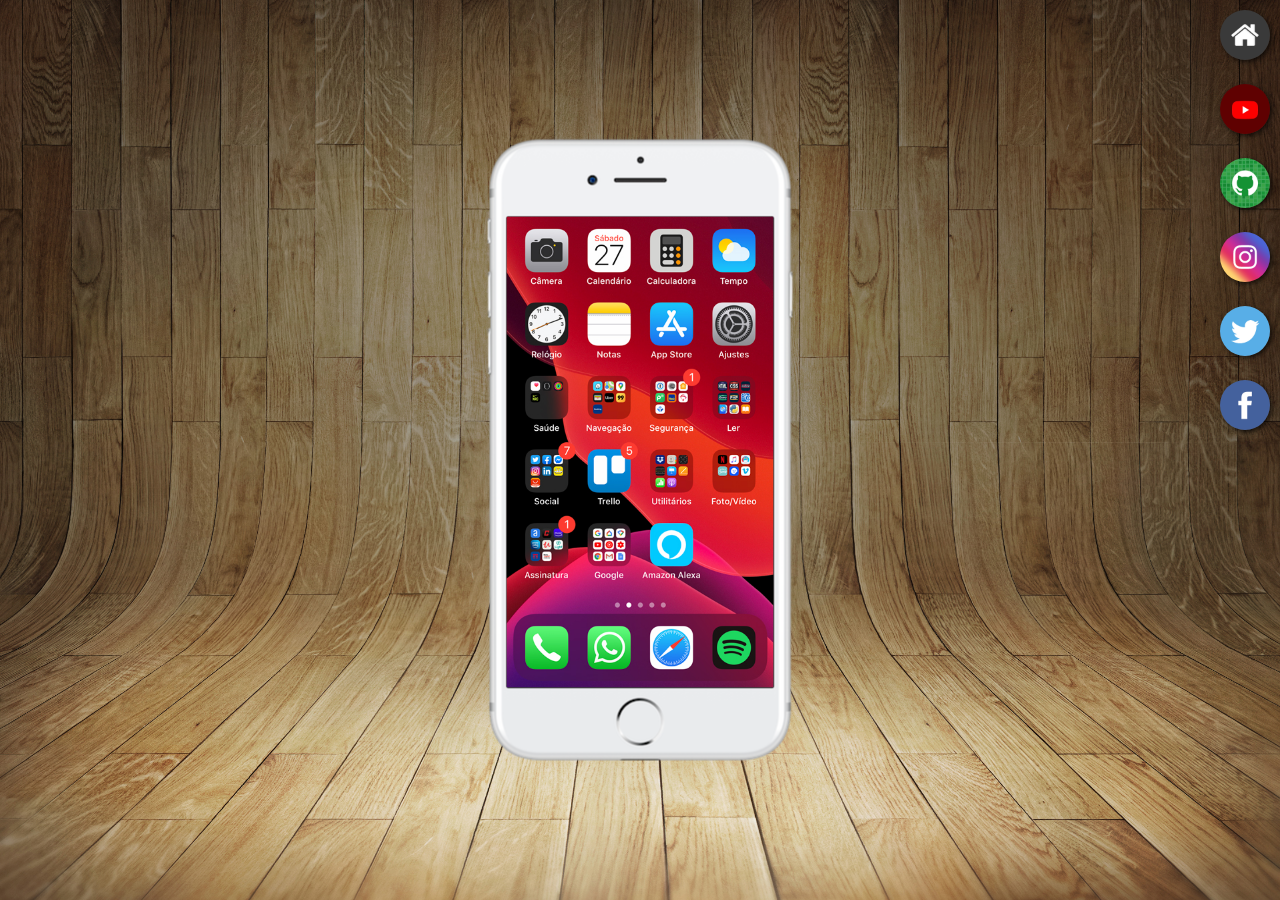
<file: index.html>
<!DOCTYPE html>
<html lang="pt-br">
<head>
    <meta charset="UTF-8">
    <meta http-equiv="X-UA-Compatible" content="IE=edge">
    <meta name="viewport" content="width=device-width, initial-scale=1.0">
    <title>Projeto Redes Sociais</title>
    <link rel="shortcut icon" href="favicon.ico" type="image/x-icon">
    <link rel="stylesheet" href="estilo/style.css">
</head>
<body>
    <main>
        <section id="telefone">
        <iframe src="home.html" name="tela" id="tela" frameborder="0">
            seu computador não é compativel com iframe.
        </iframe>
        </section>
        <section id="redes-sociais">
            <a href="home.html" target="tela"><img src="imagens/logo-home.jpg" alt="home"></a><br>
            <a href="youtube.html" target="tela" ><img src="imagens/logo-youtube.jpg" alt="youtube"></a><br>
            <a href="github.html" target="tela"><img src="imagens/logo-github.jpg" alt="github"></a><br>
            <a href="instagram.html" target="tela"><img src="imagens/logo-instagram.jpg" alt="instagram"></a><br>
            <a href="twitter.html" target="tela"><img src="imagens/logo-twitter.jpg"></a><br>
            <a href="facebook.html" target="tela"><img src="imagens/logo-facebook.jpg"></a>
        </section>
    </main>
    
</body>
</html>
</file>
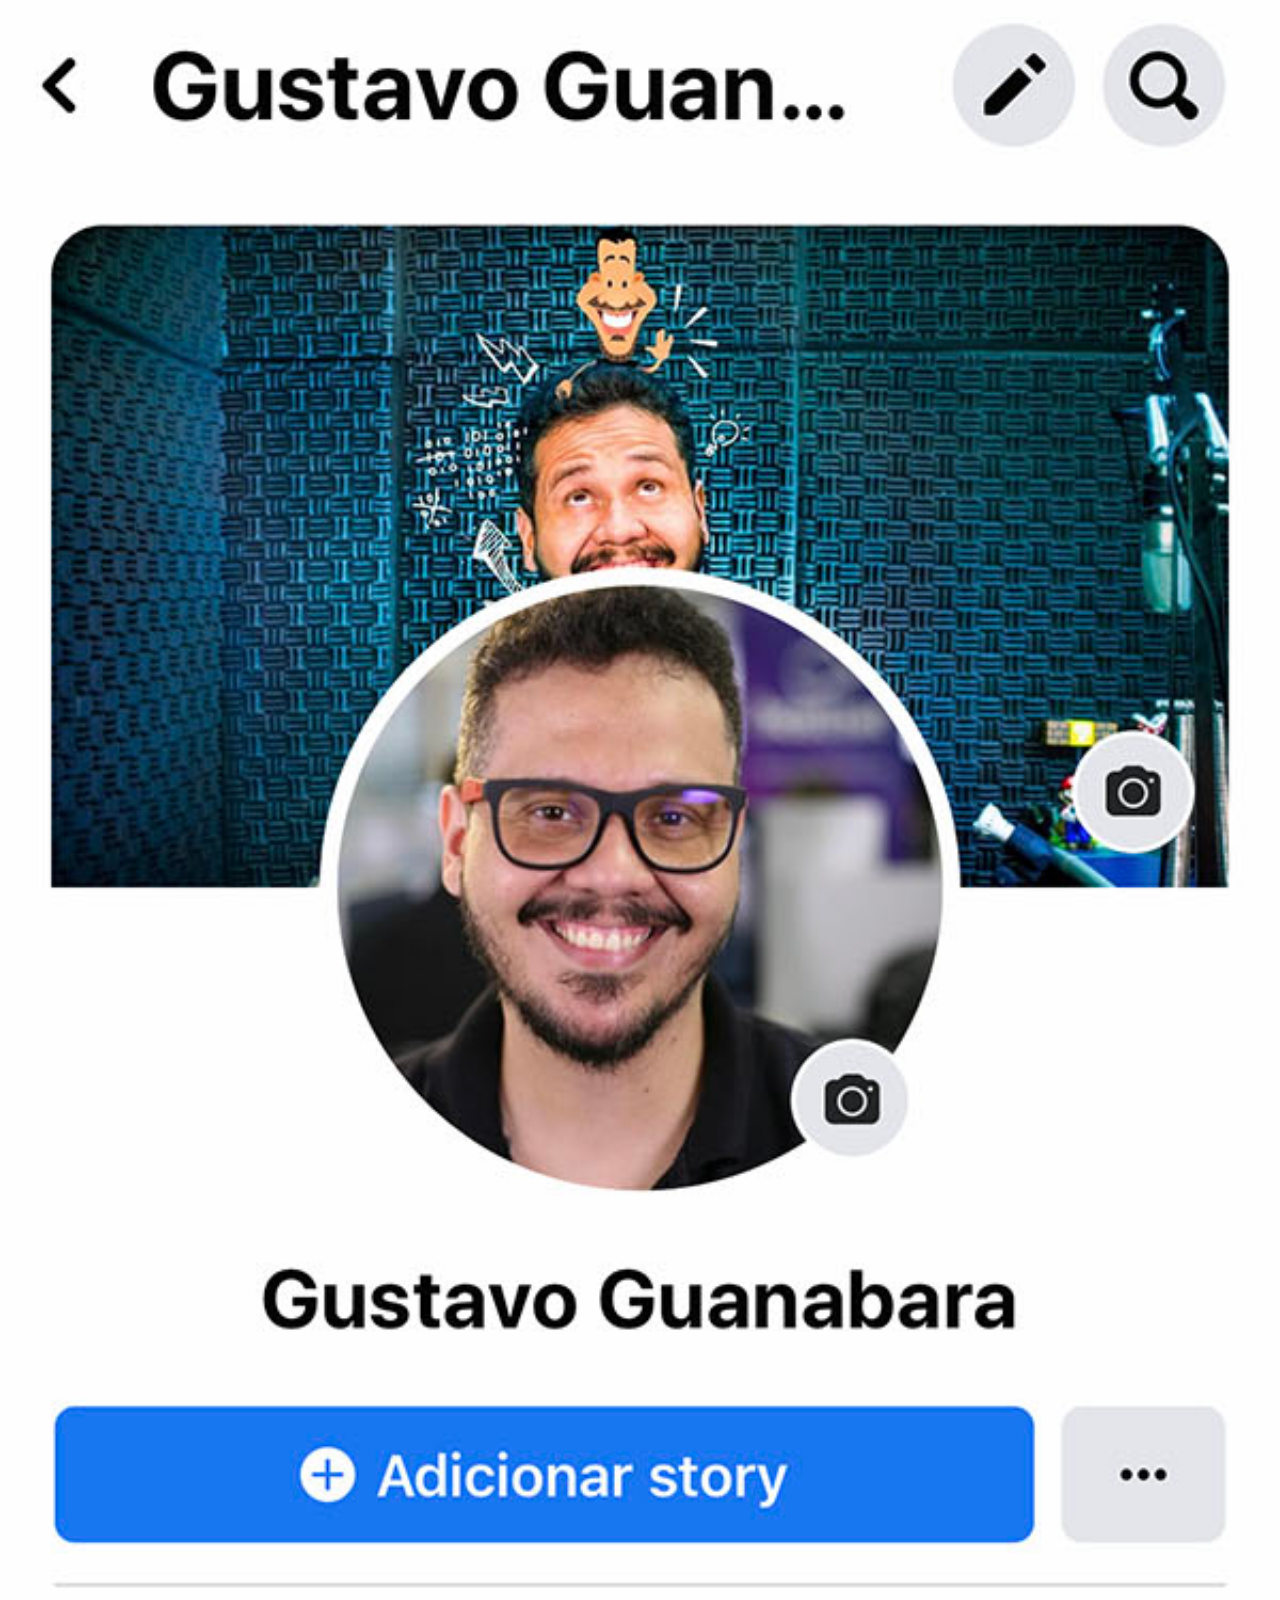
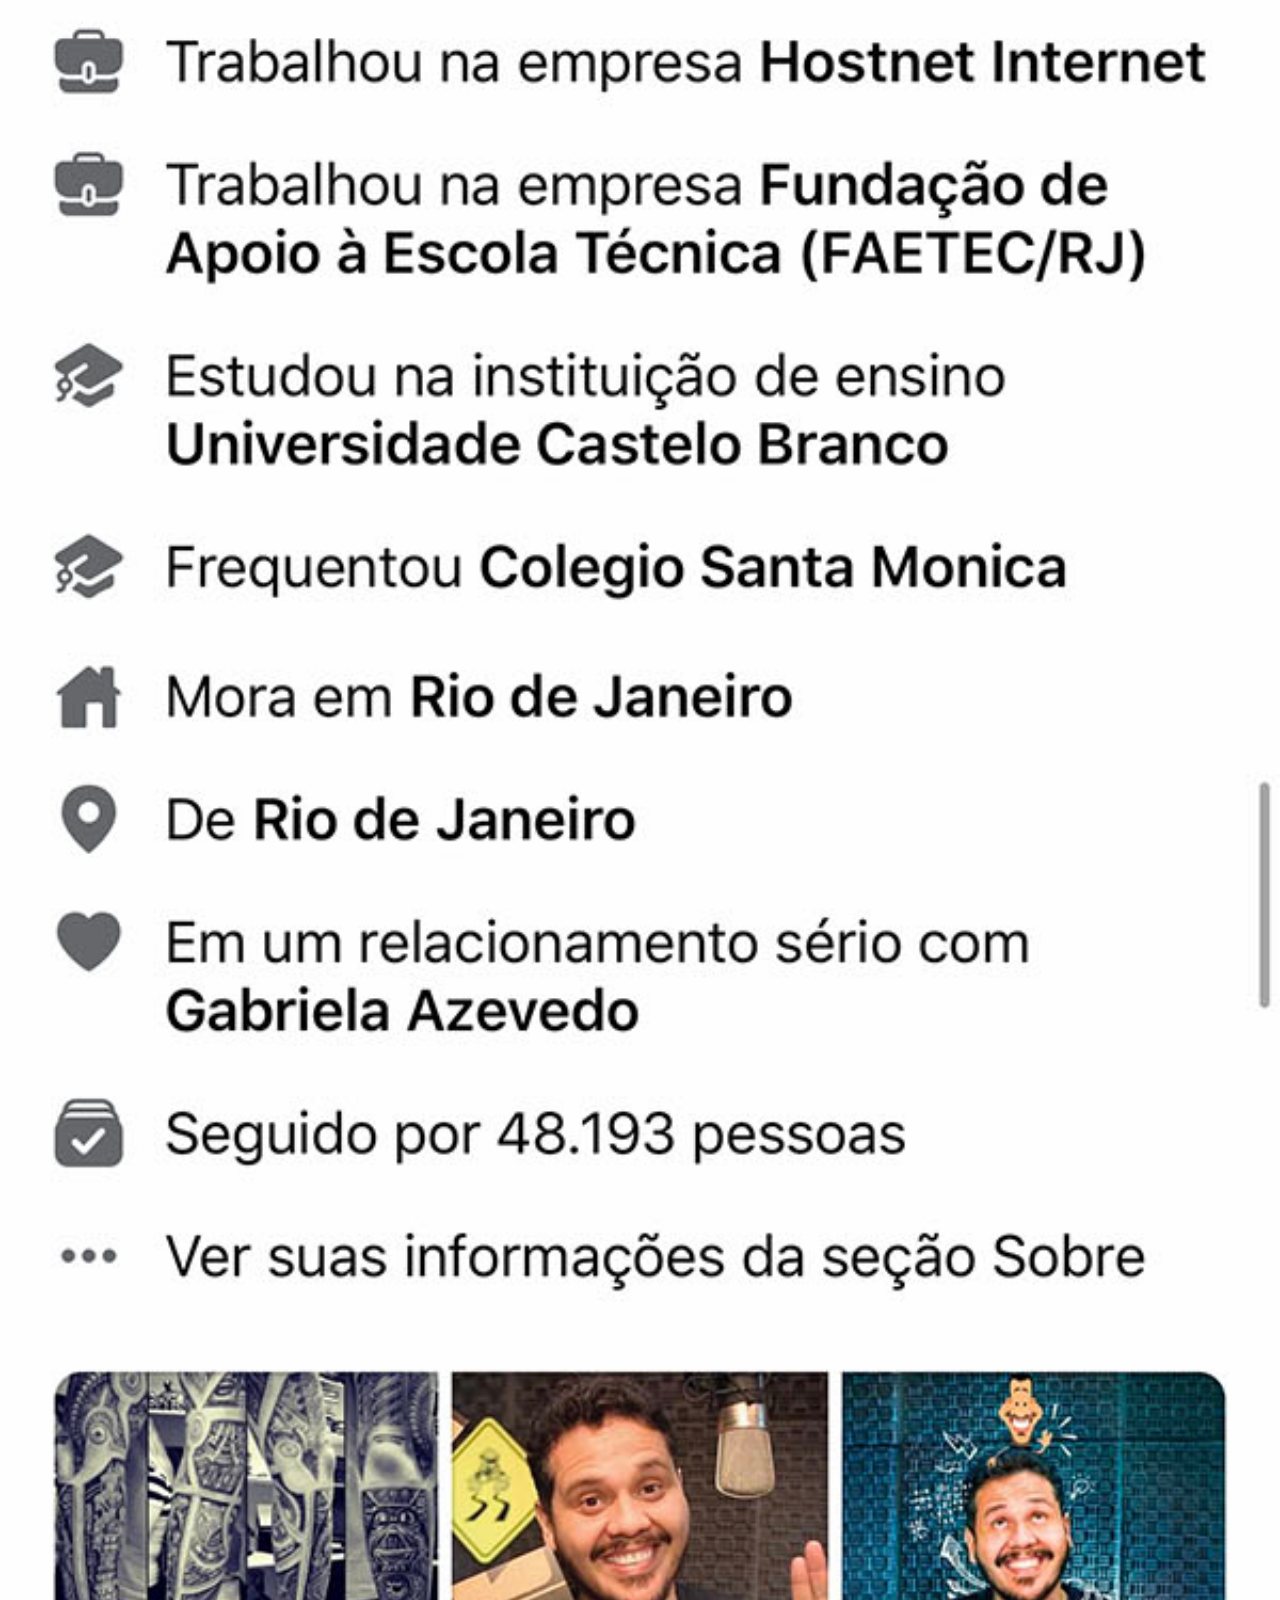
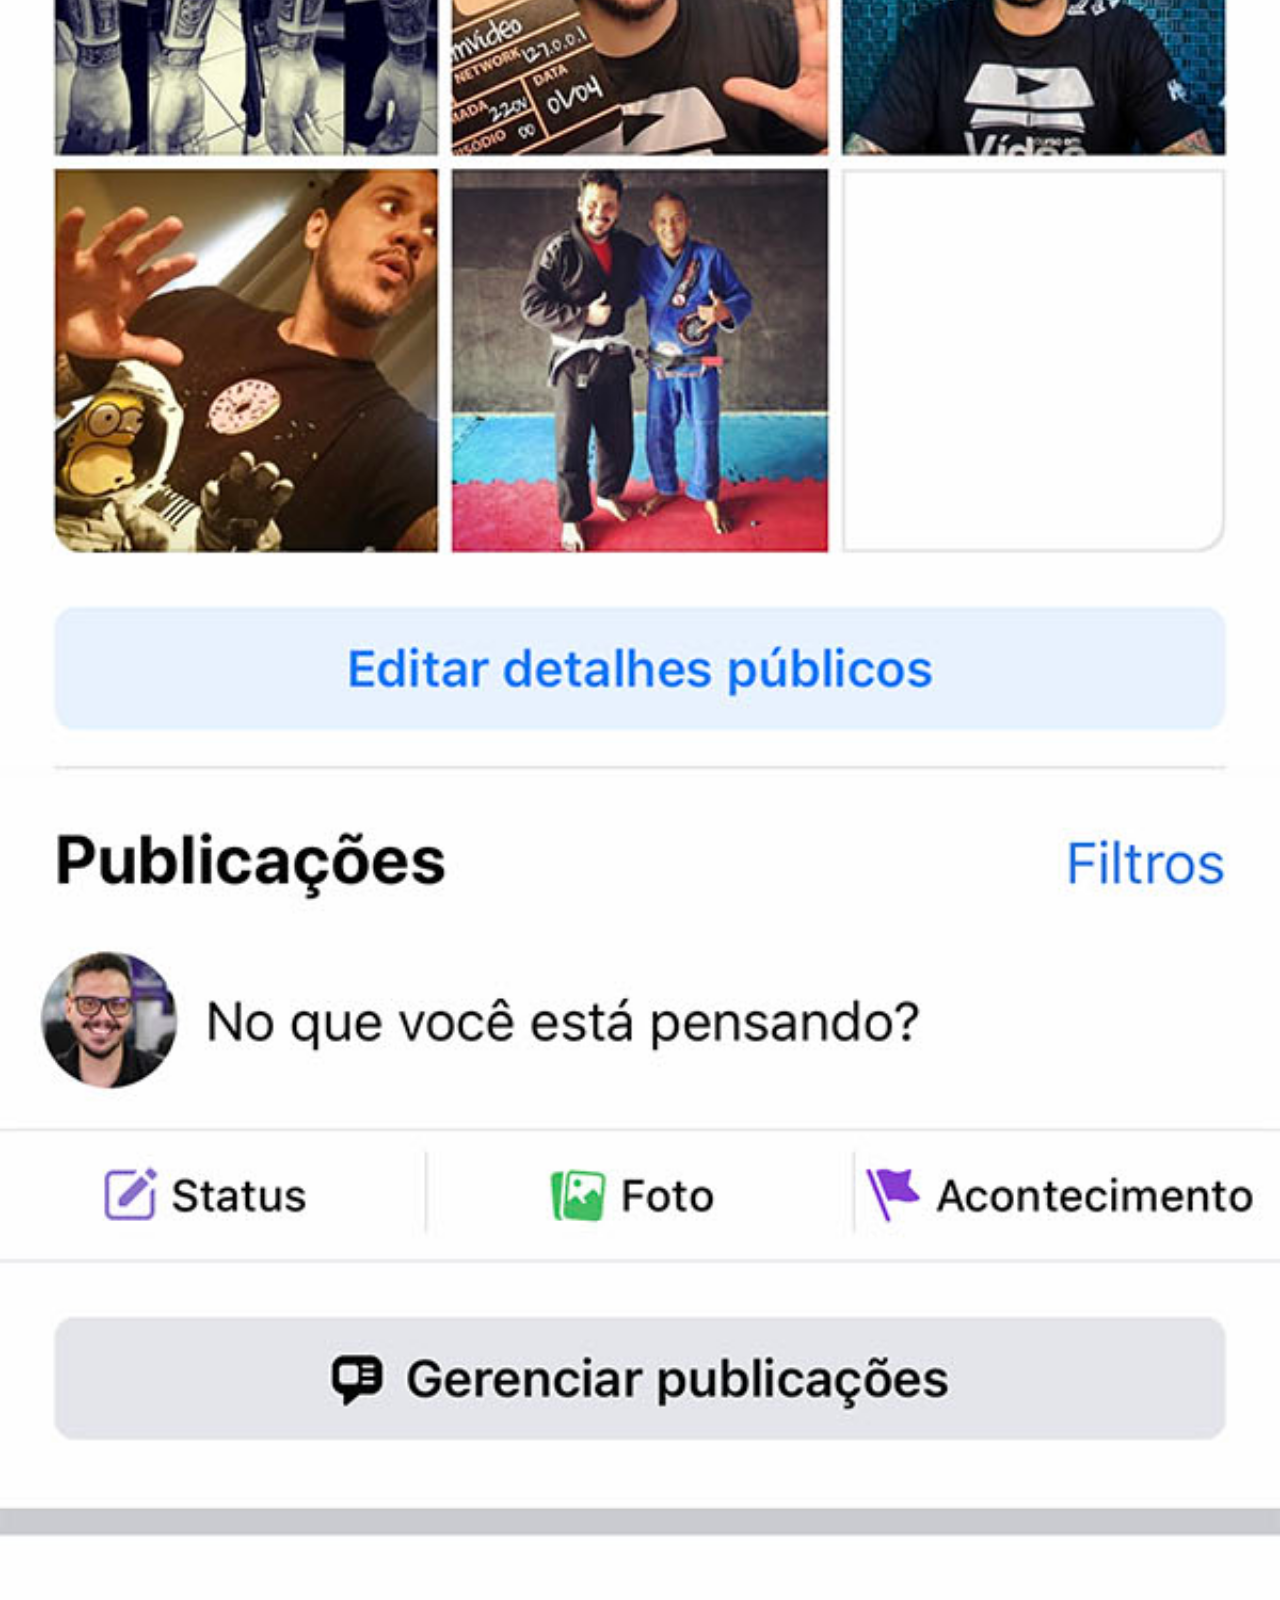
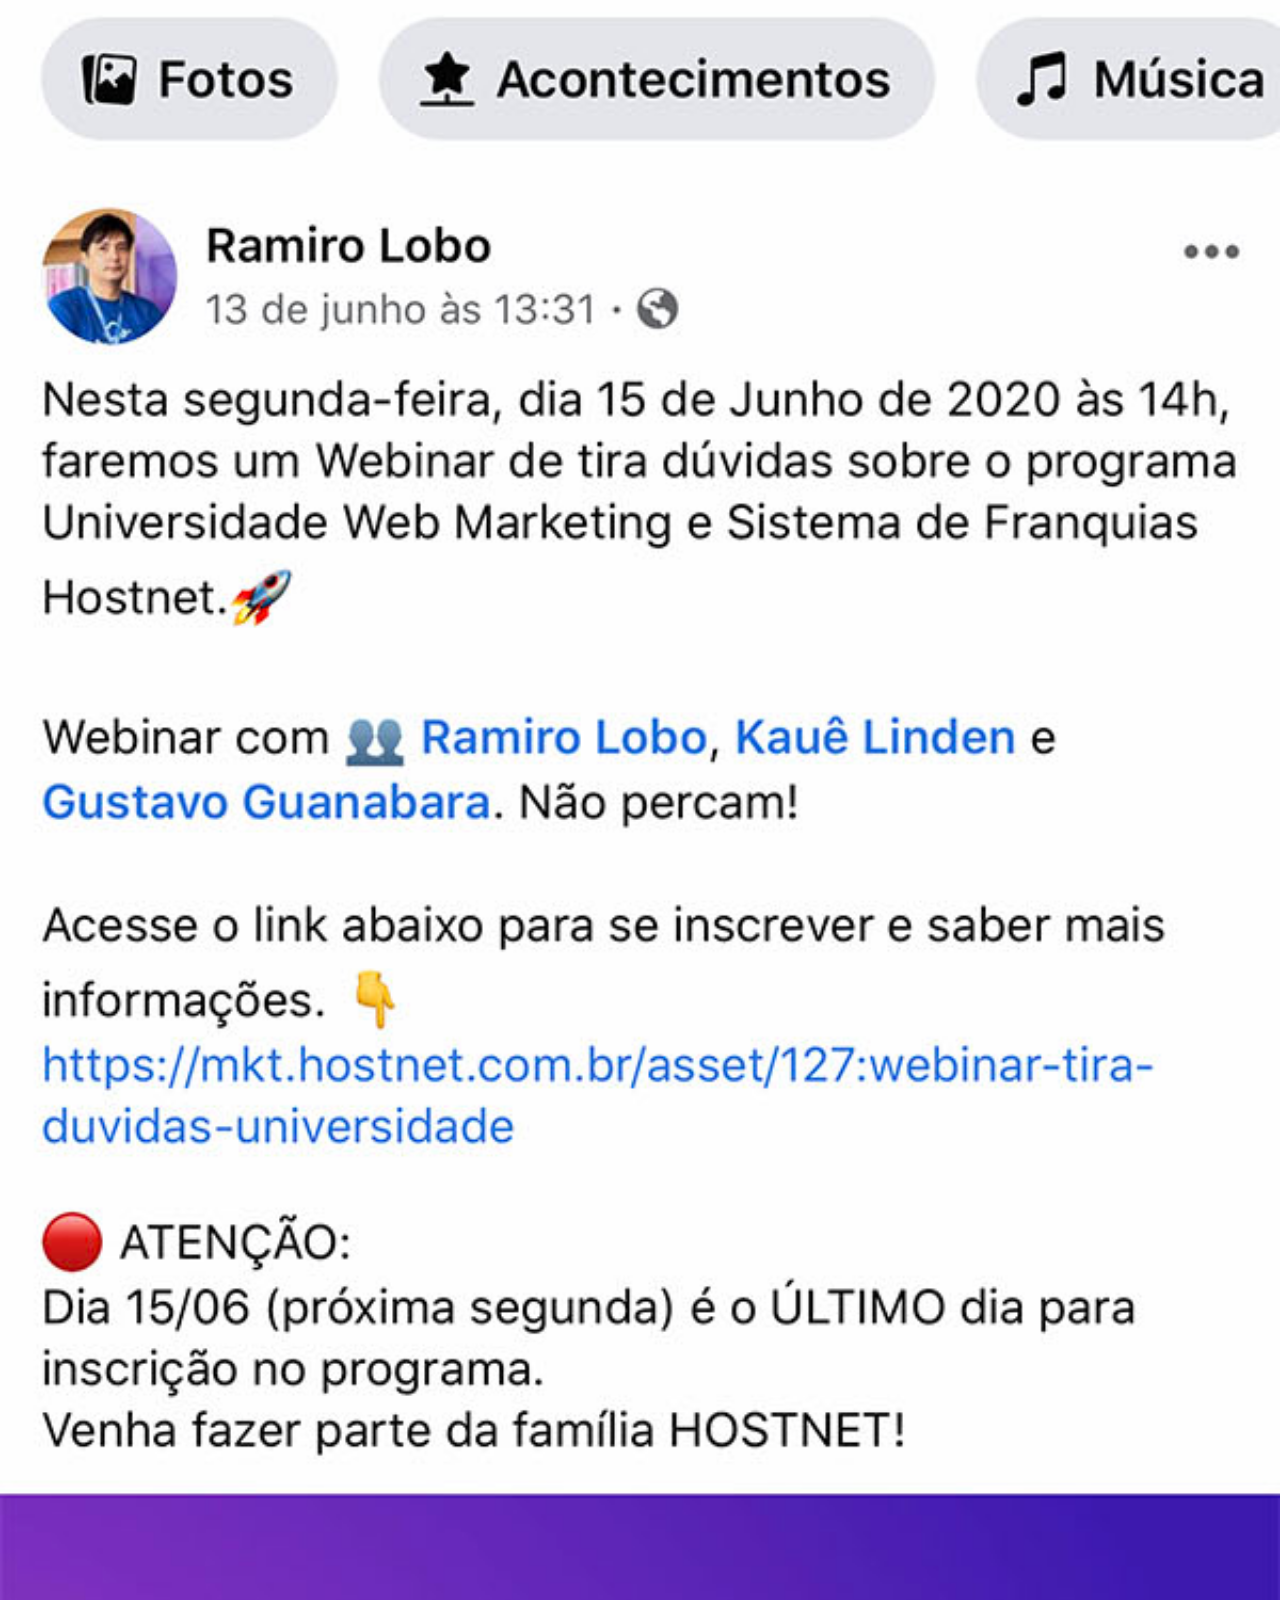
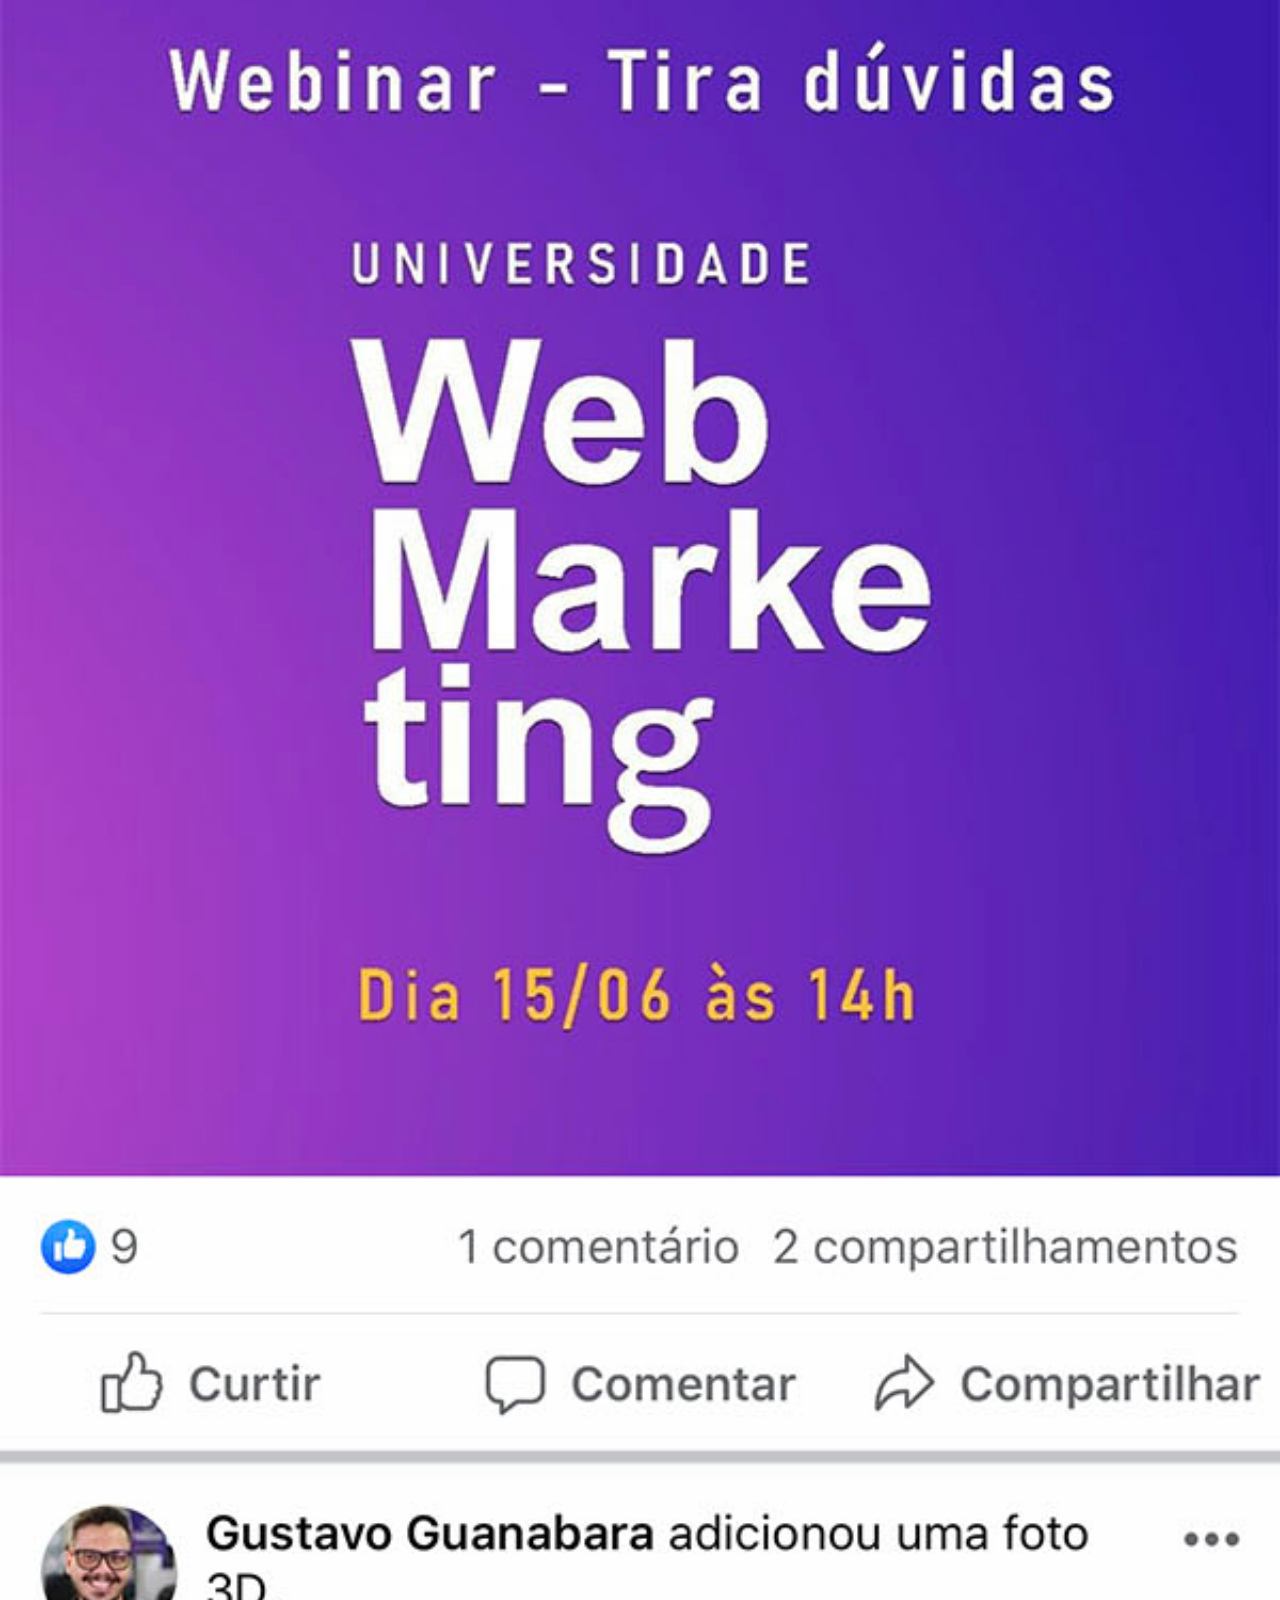
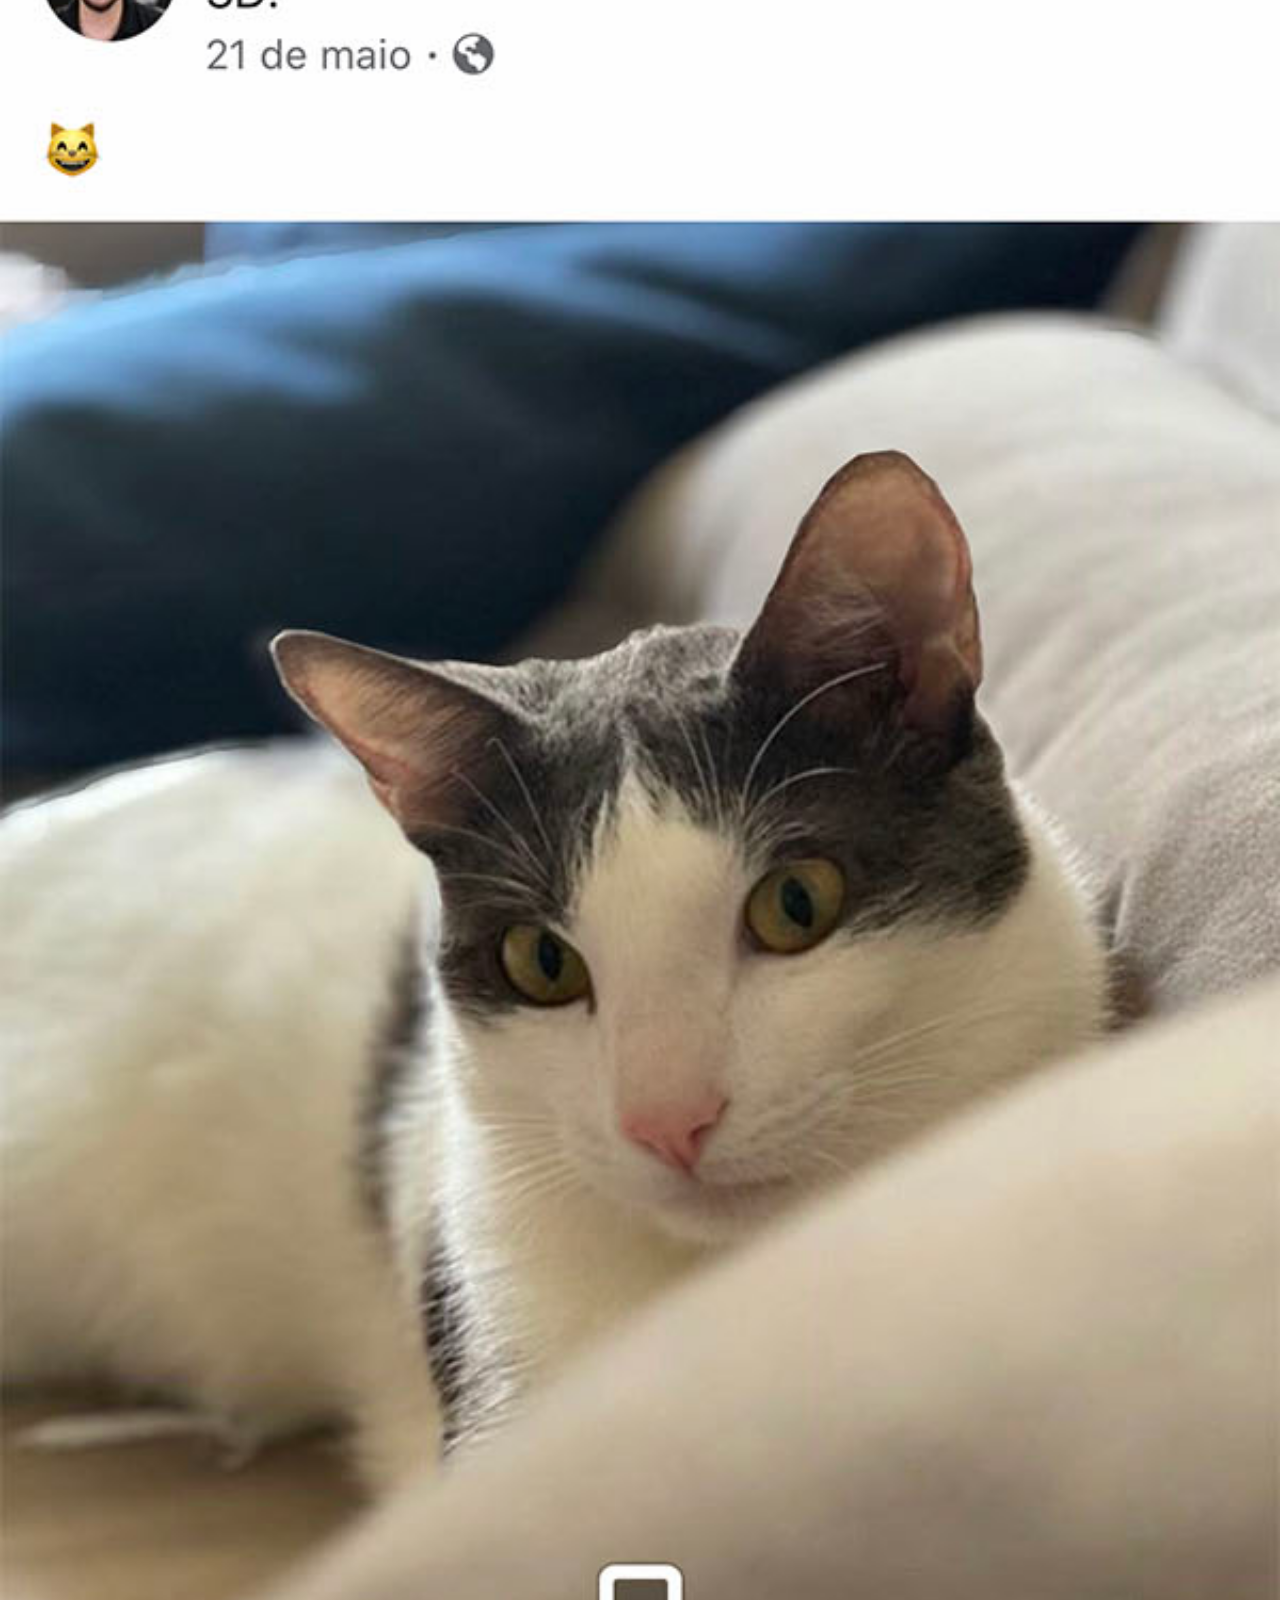
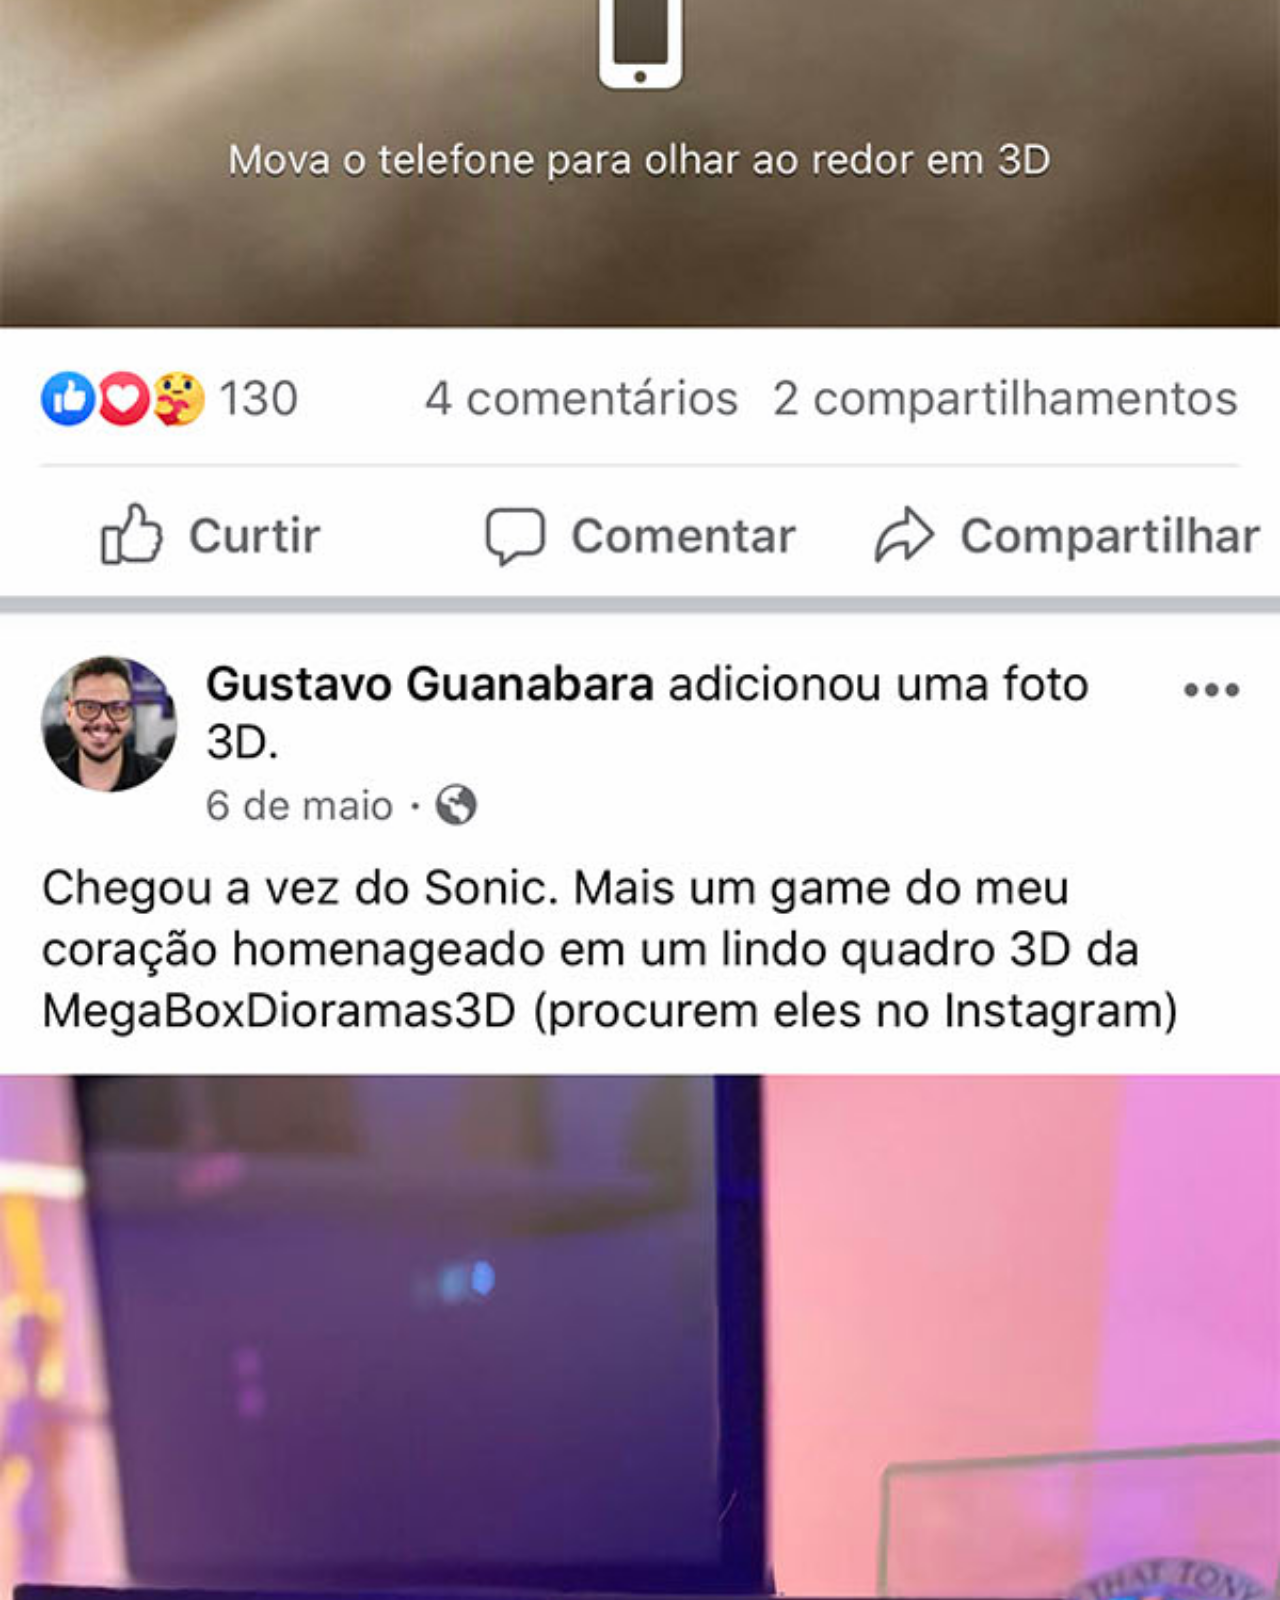
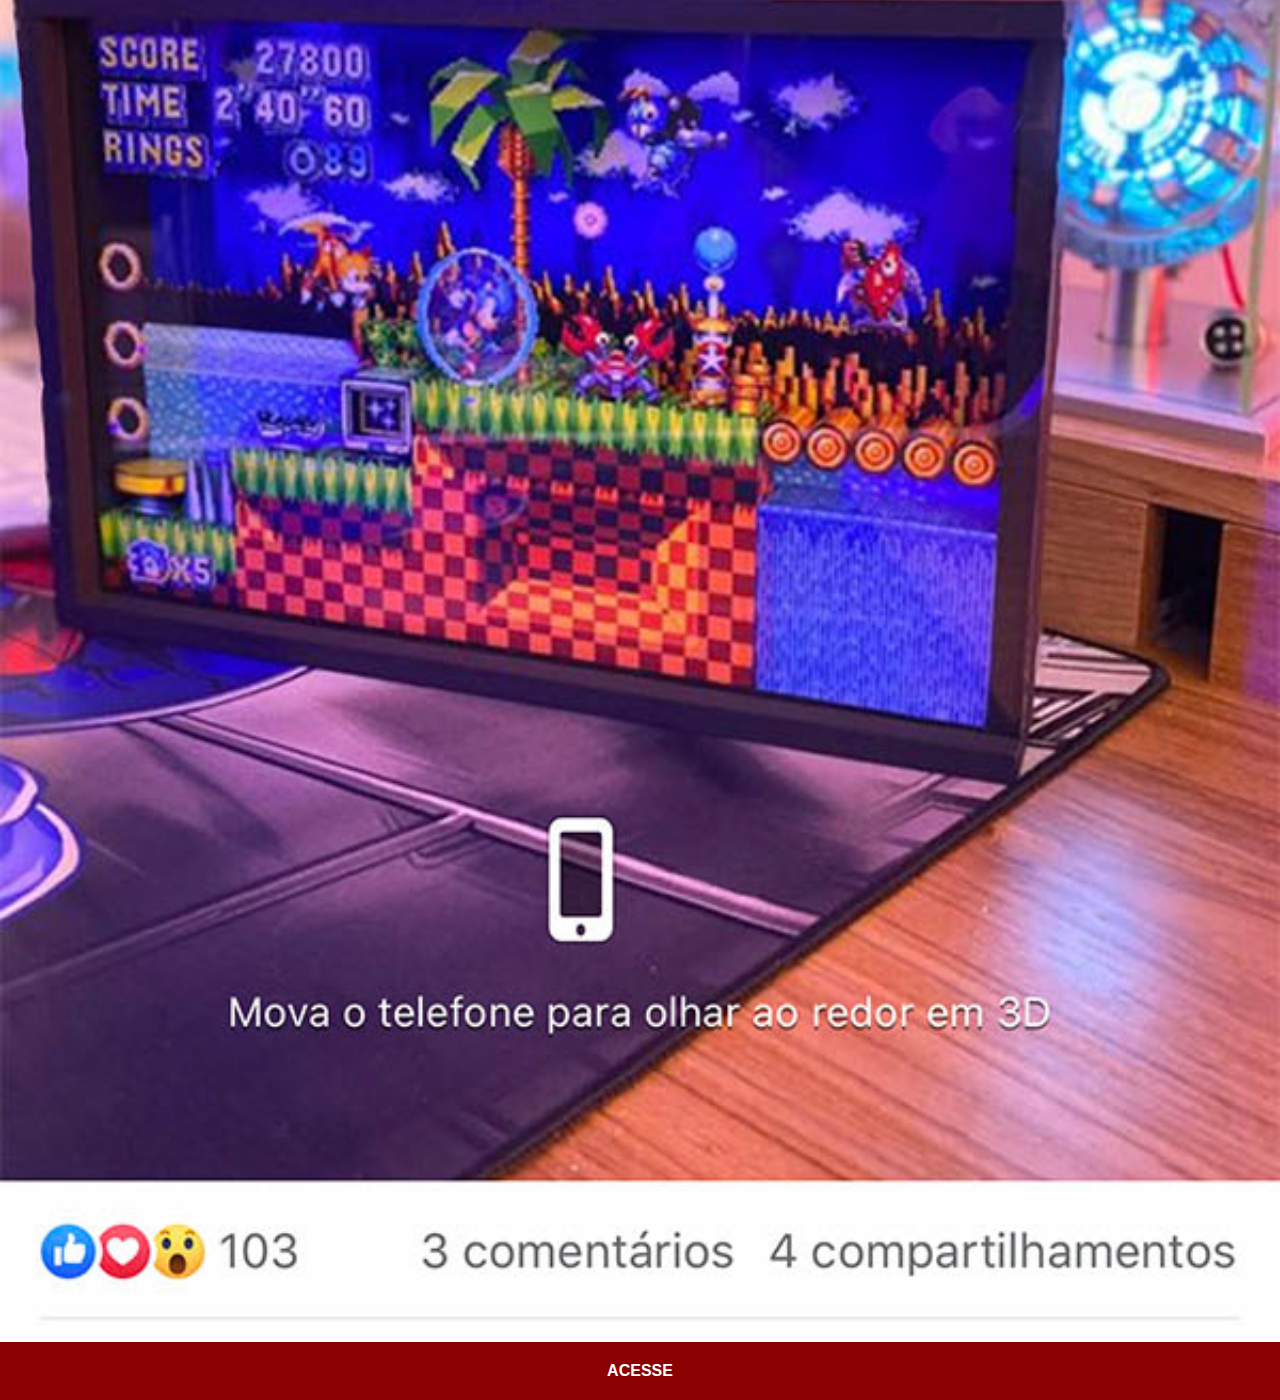
<file: facebook.html>
<!DOCTYPE html>
<html lang="pt-br">
<head>
    <meta charset="UTF-8">
    <meta http-equiv="X-UA-Compatible" content="IE=edge">
    <meta name="viewport" content="width=device-width, initial-scale=1.0">
    <title>Facebook</title>
    <link rel="stylesheet" href="estilo/social.css">
</head>
<body>
    <img src="imagens/tela-facebook.jpg" alt="facebook">
    <a href="https://www.facebook.com/gustavoguanabara" target="_blank">ACESSE
    </a>
</body>
</html>
</file>
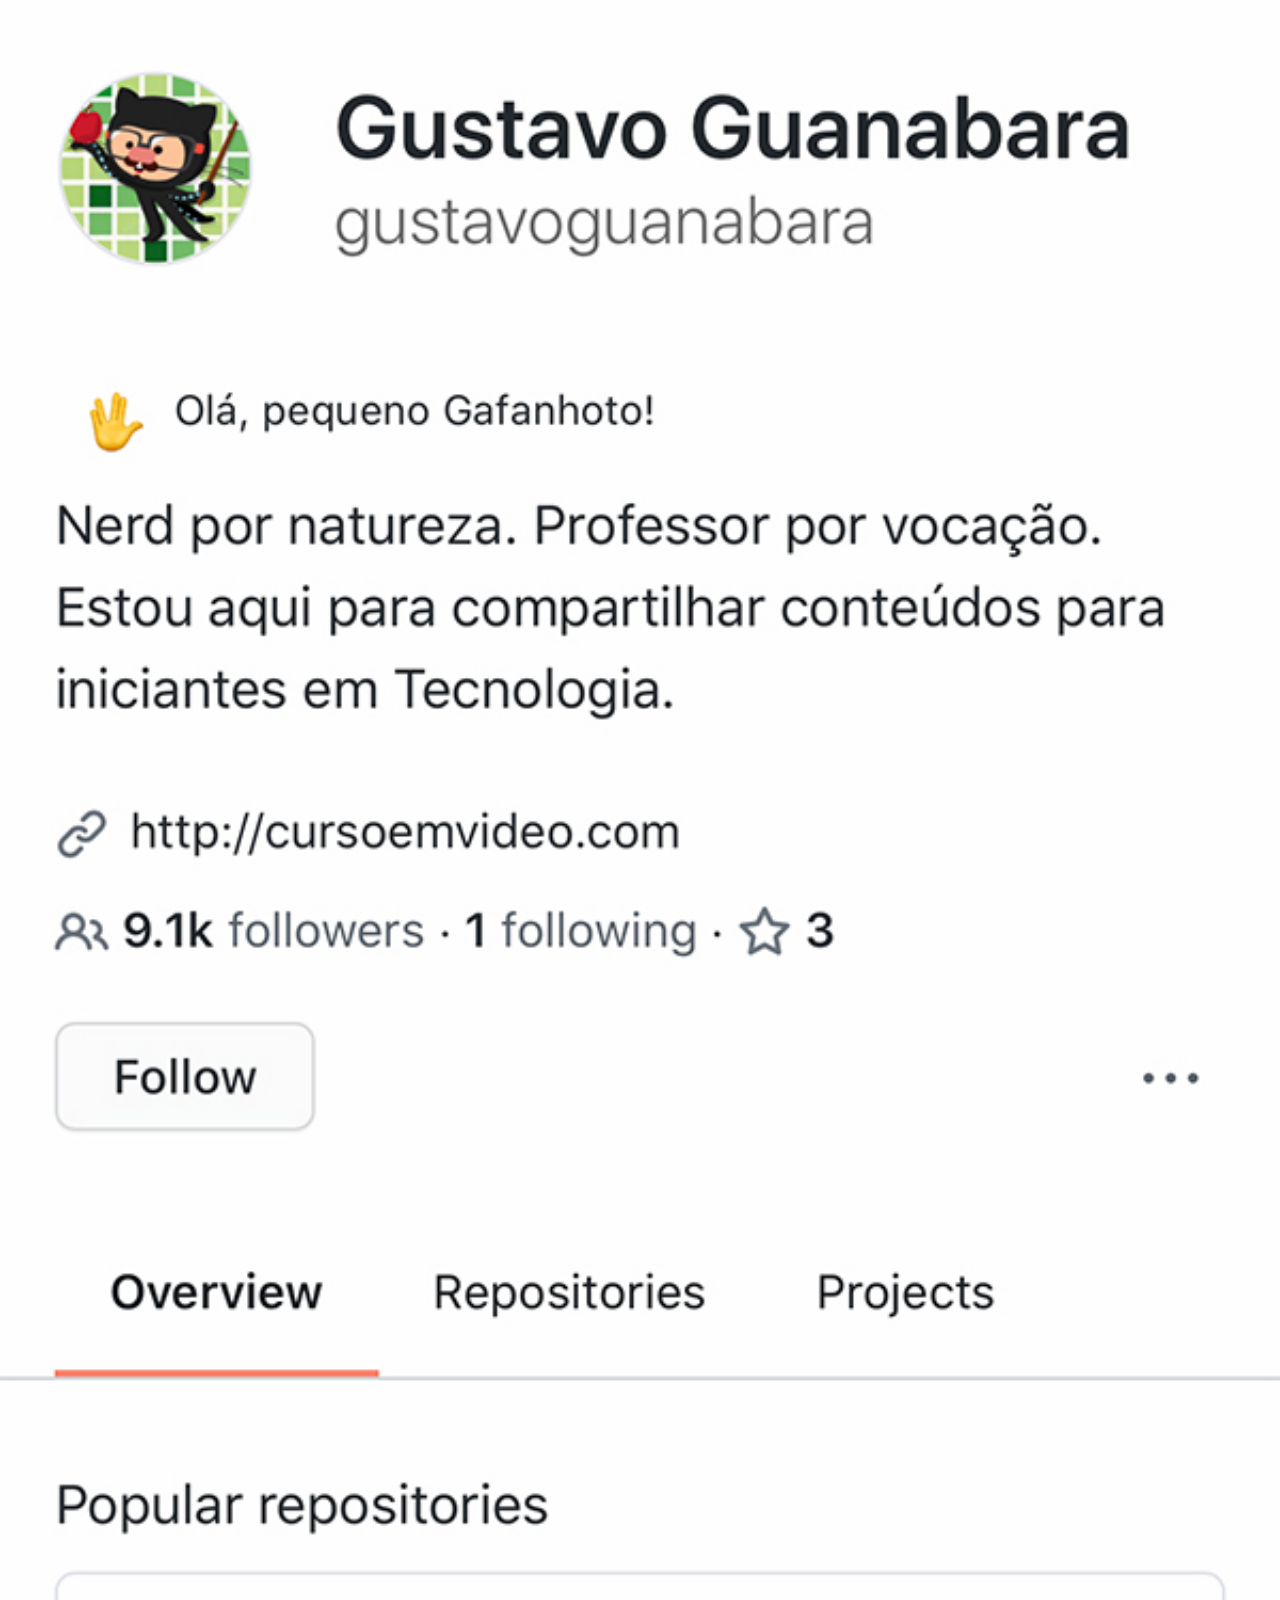
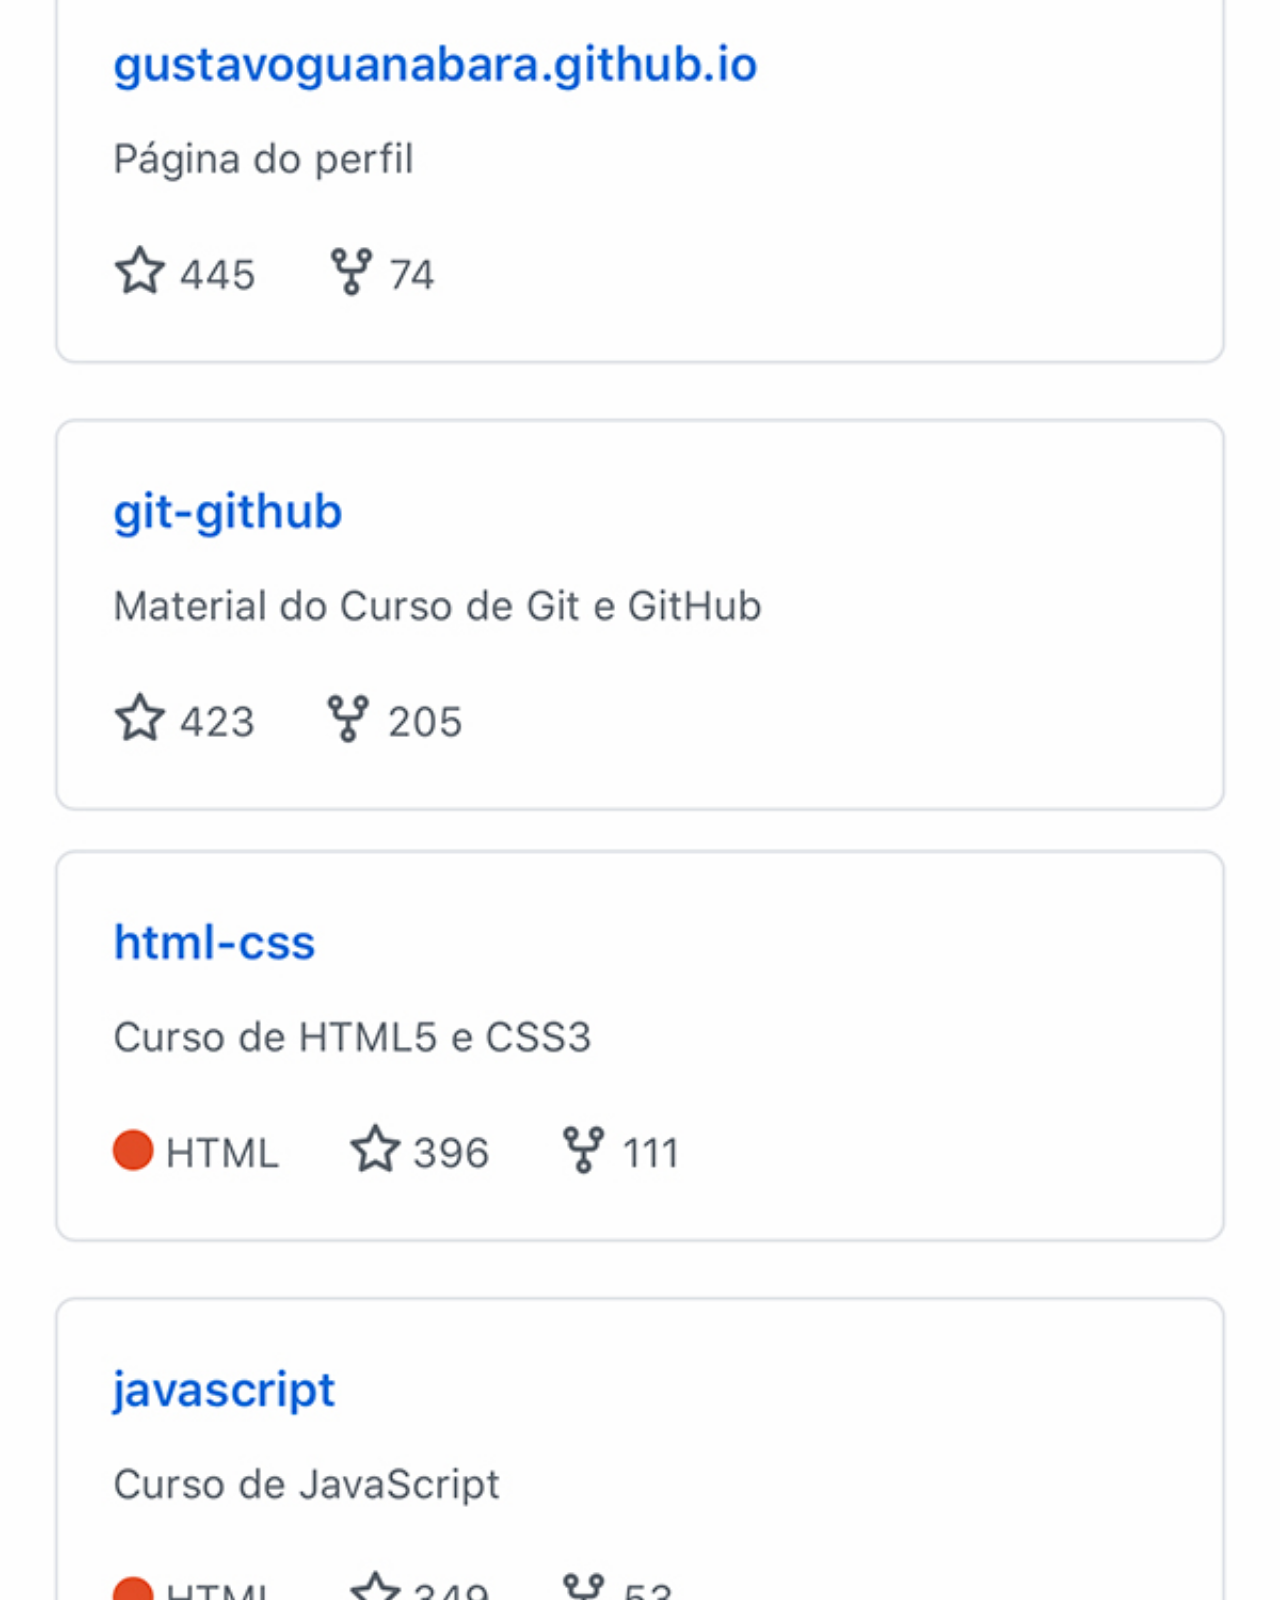
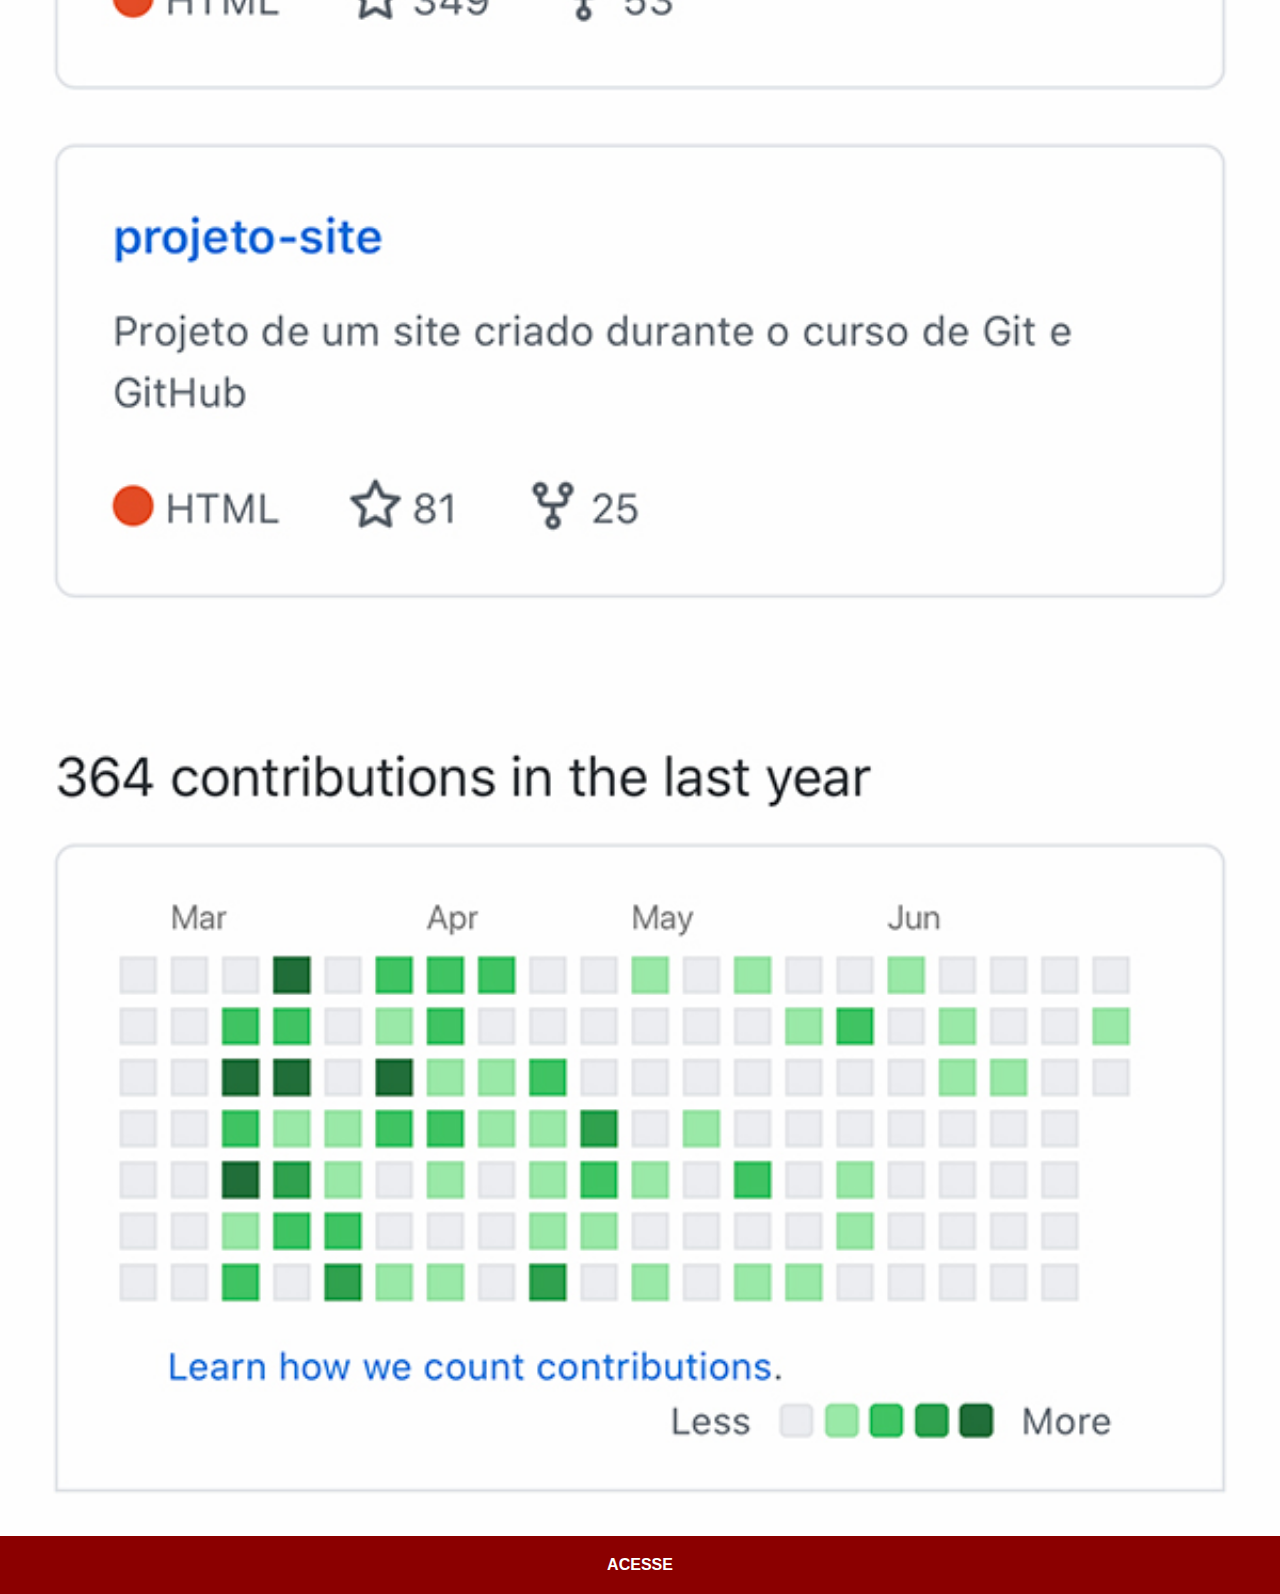
<file: github.html>
<!DOCTYPE html>
<html lang="pt-br">
<head>
    <meta charset="UTF-8">
    <meta http-equiv="X-UA-Compatible" content="IE=edge">
    <meta name="viewport" content="width=device-width, initial-scale=1.0">
    <title>GitHub</title>
    <link rel="stylesheet" href="estilo/social.css">
</head>
<body>
    <img src="imagens/tela-github.jpg" alt="GitHub">
    <a href="https://github.com/gustavoguanabara" target="_blank">ACESSE</a>
</body>
</html>
</file>
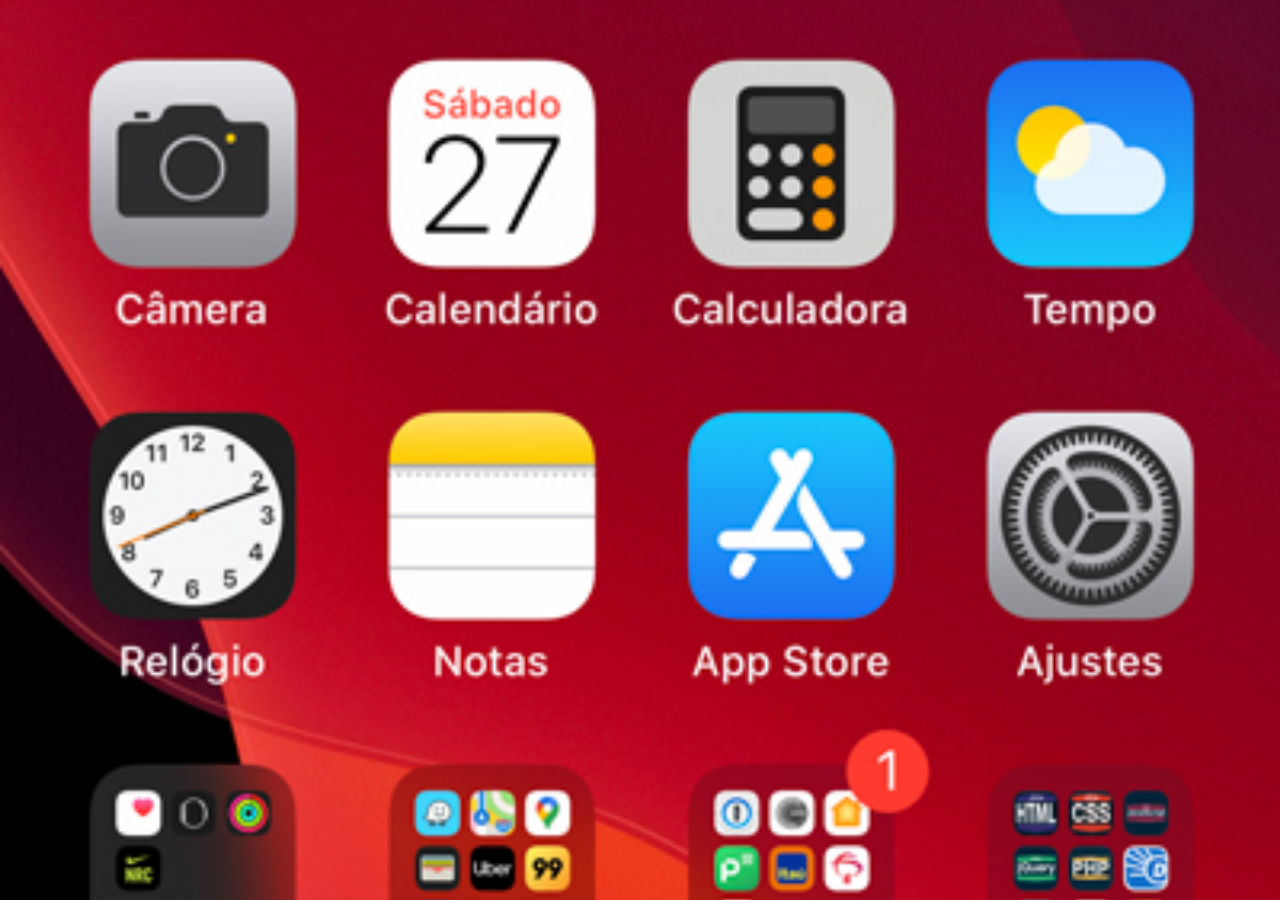
<file: home.html>
<!DOCTYPE html>
<html lang="pt-br">
<head>
    <meta charset="UTF-8">
    <meta http-equiv="X-UA-Compatible" content="IE=edge">
    <meta name="viewport" content="width=device-width, initial-scale=1.0">
    <title>Home</title>
    <style>
        *{
            margin:0px;
            padding: 0px;
        }
        body{
            width: 100vw;
            height: 100vh;
            background: url('imagens/tela-home.jpg') no-repeat top center;
            background-size: cover;
        }


    </style>
</head>
<body>
    <a href="imagens/tela-home.jpg"></a>
</body>
</html>
</file>
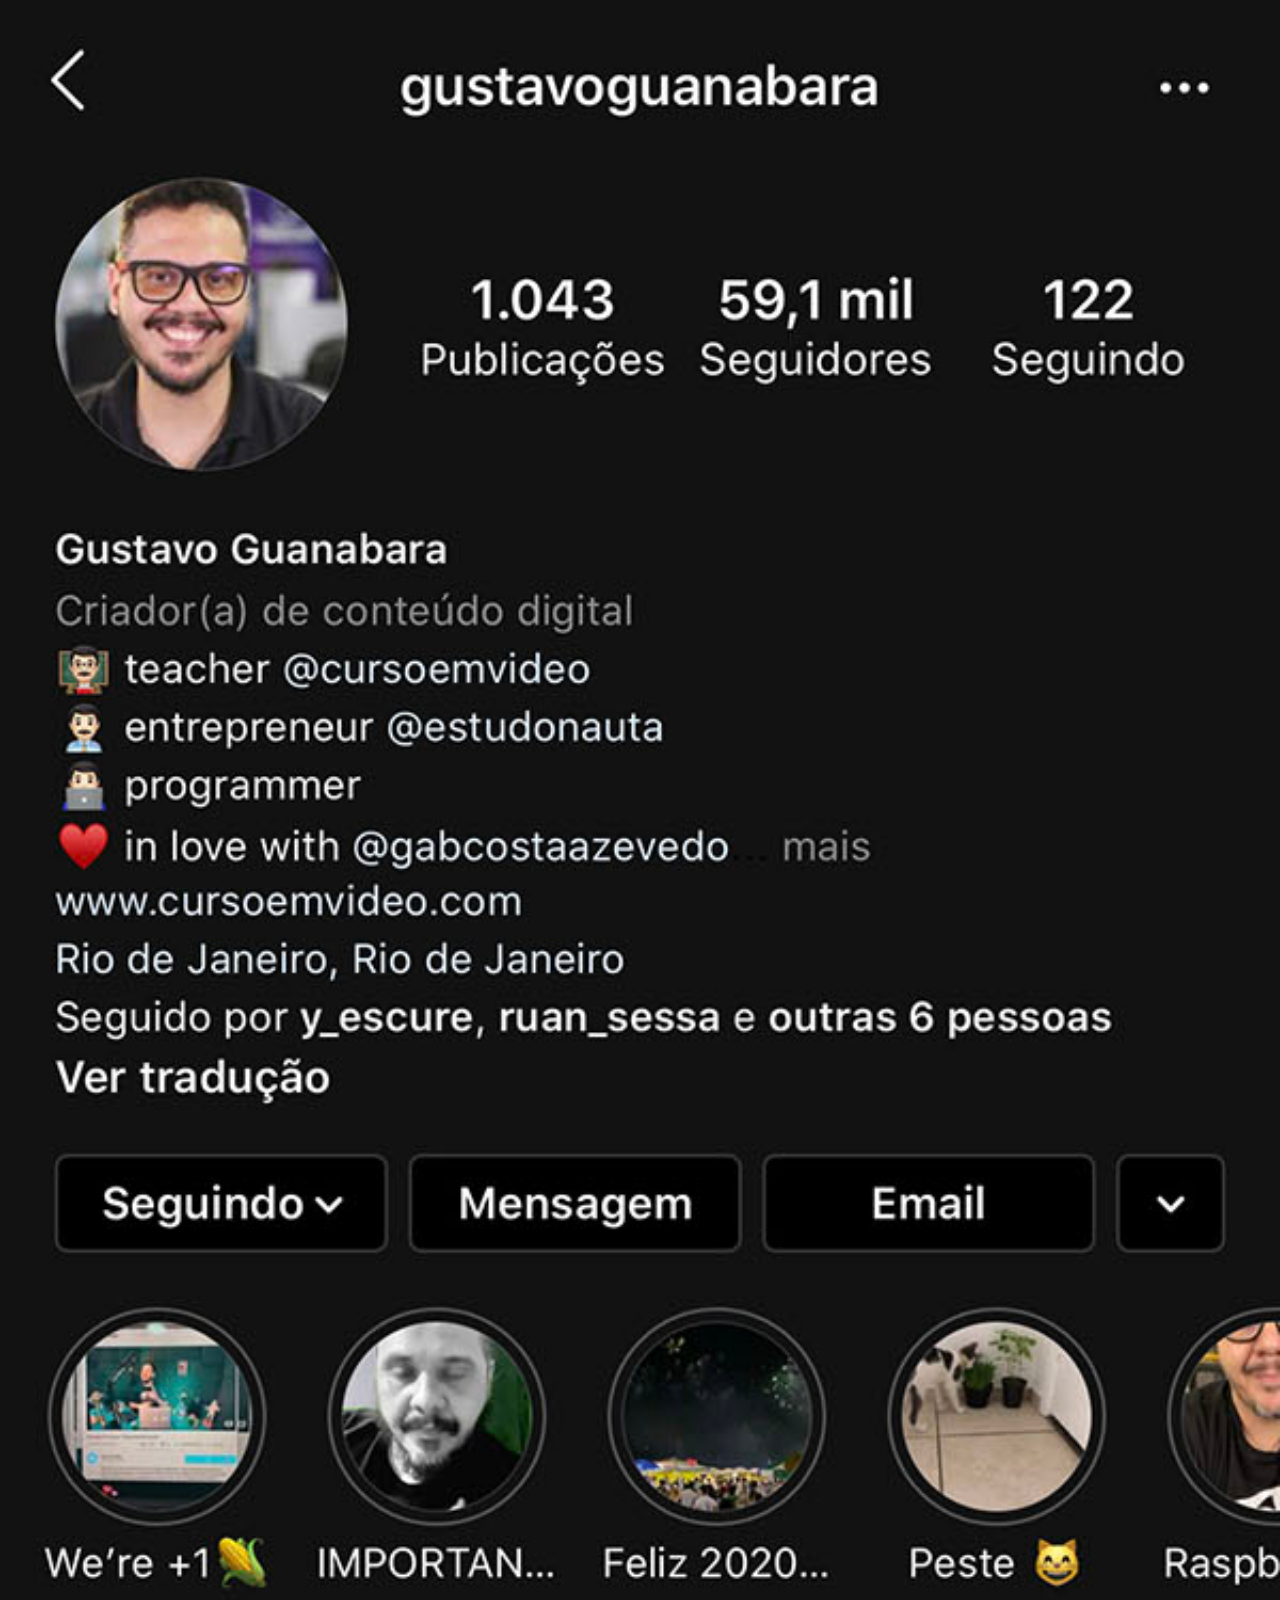
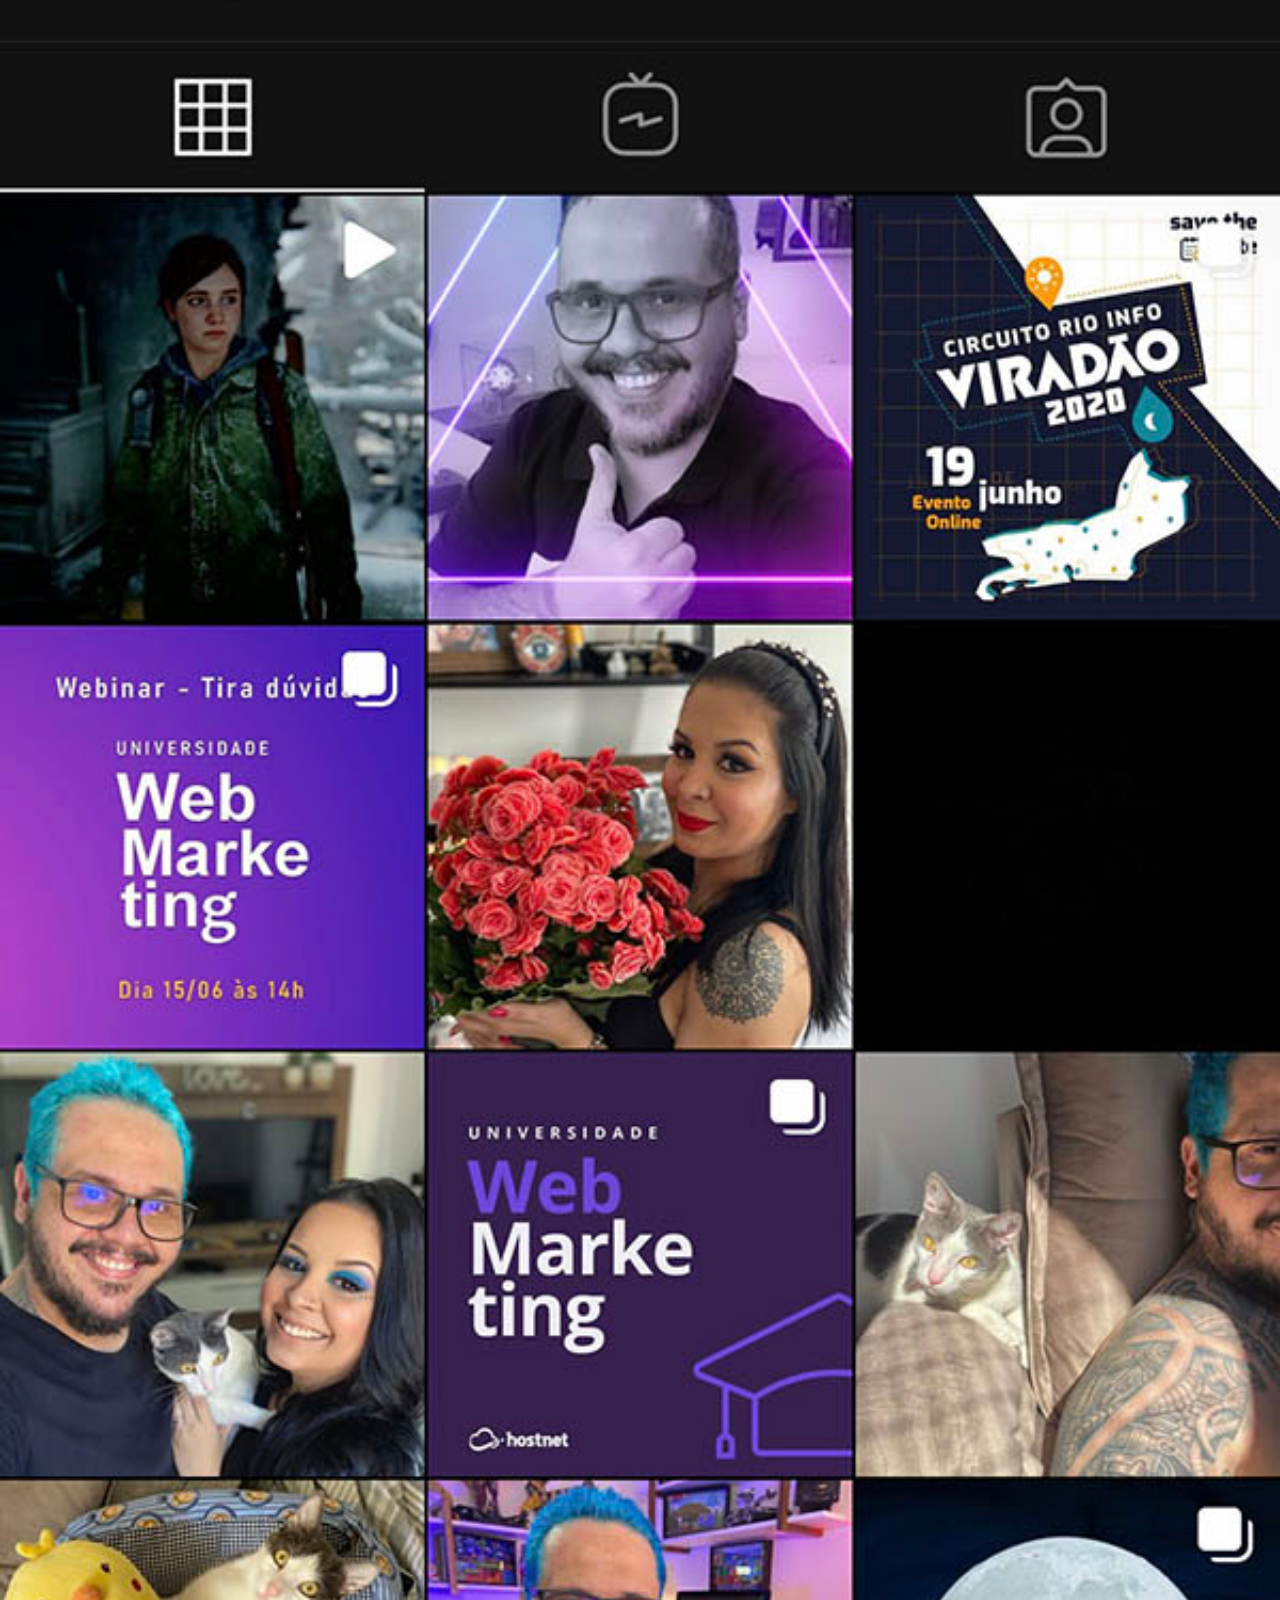
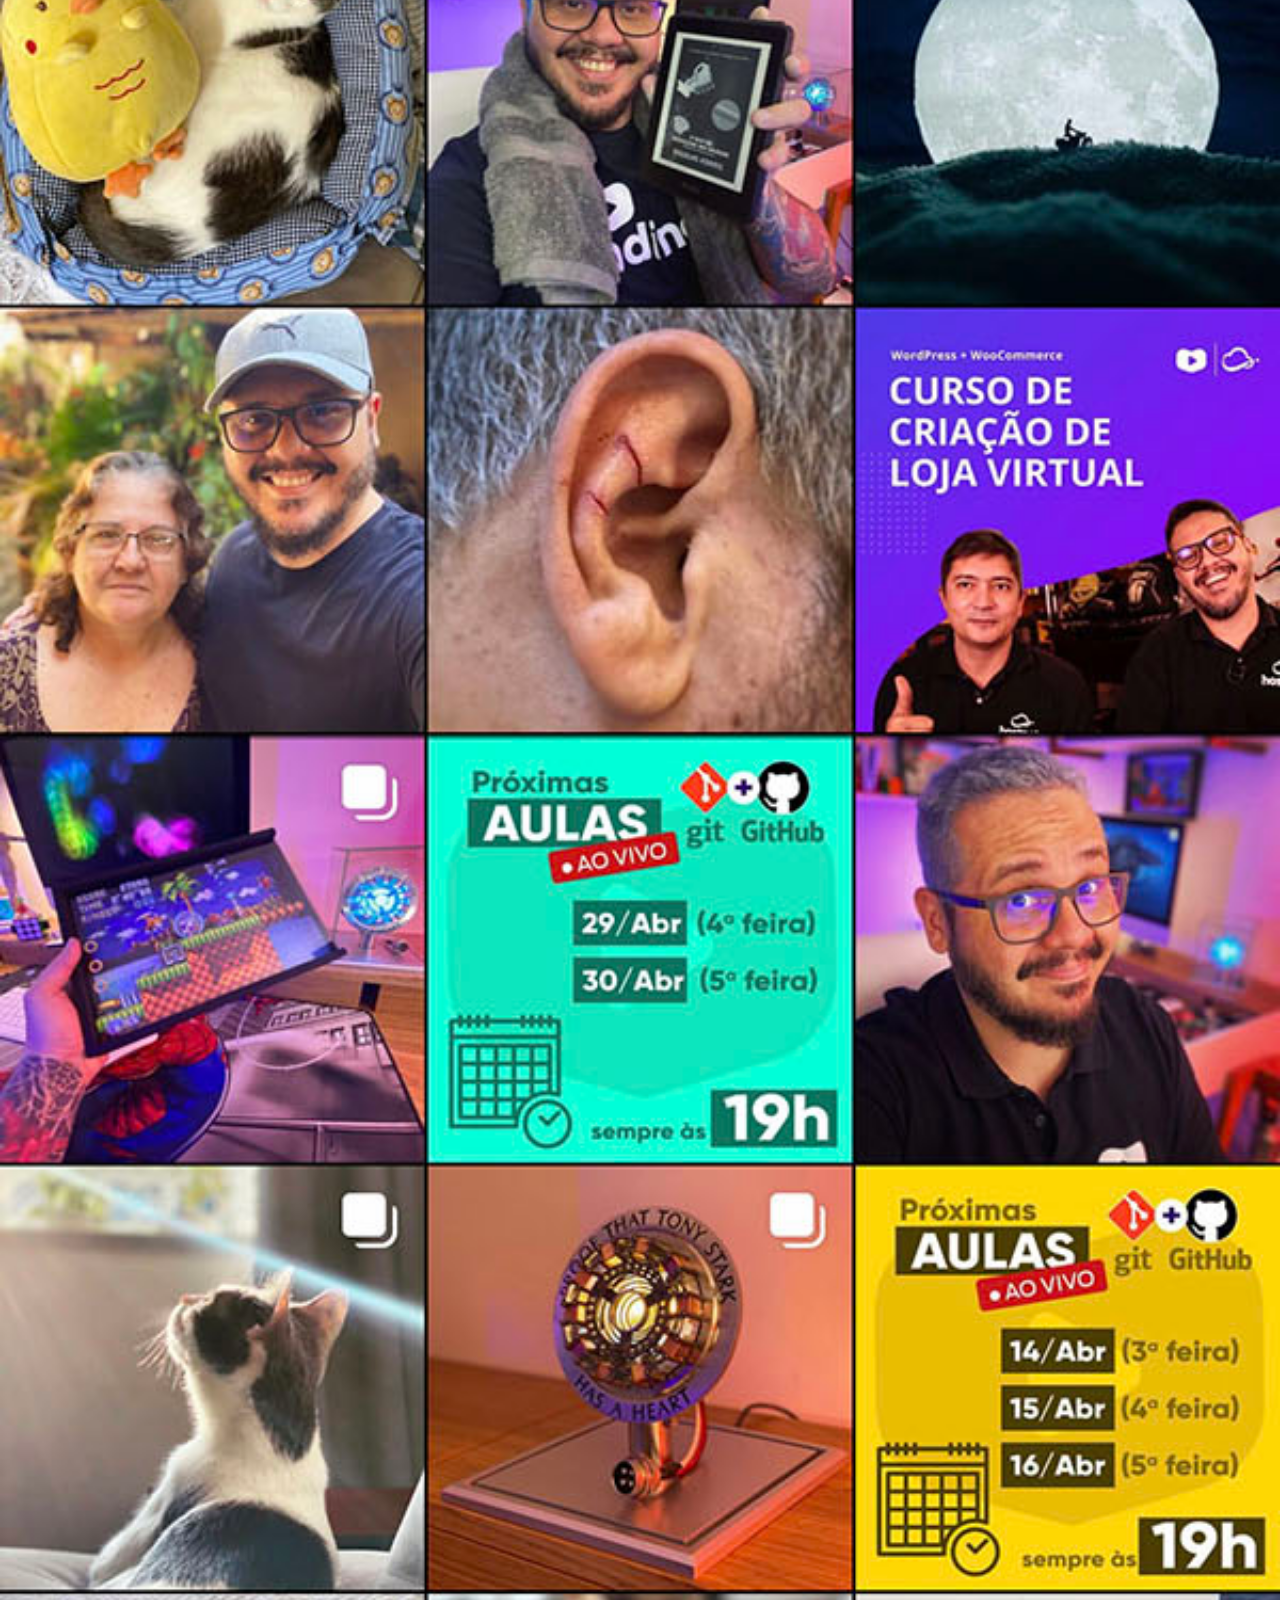
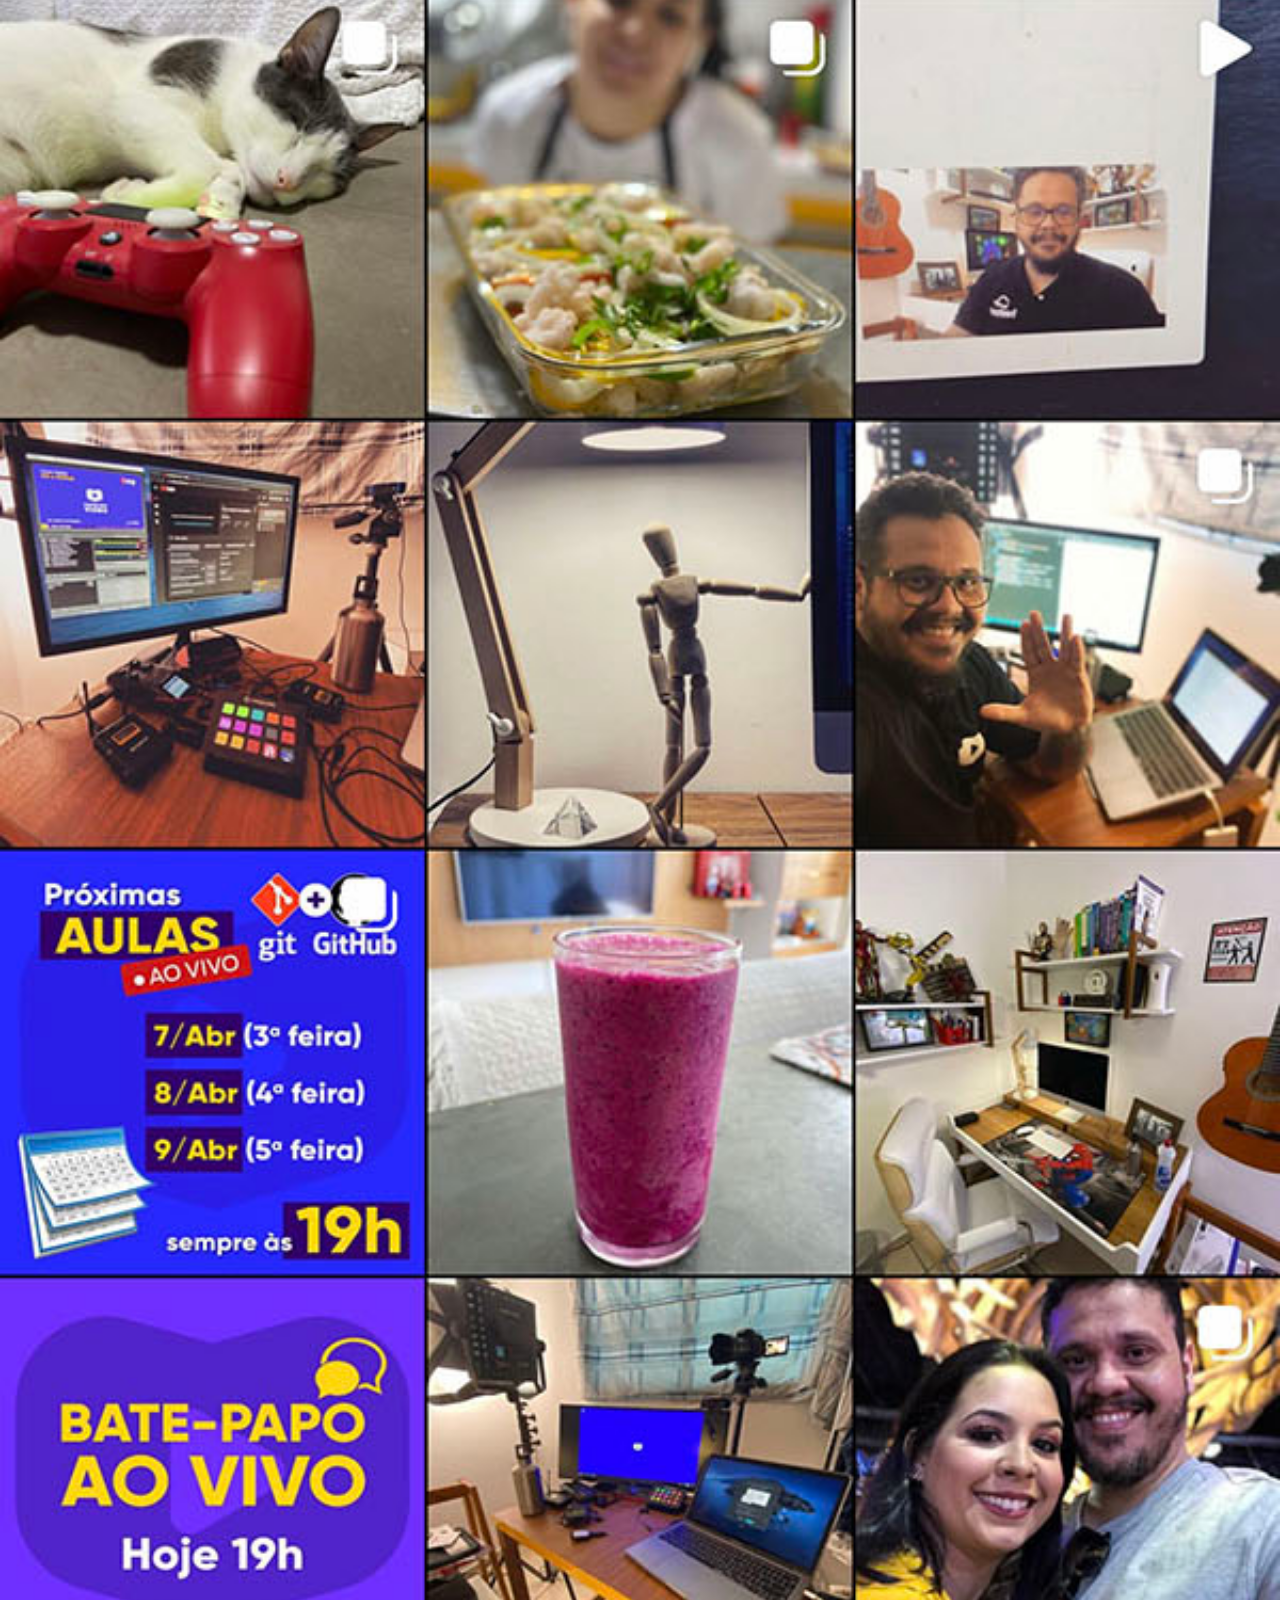
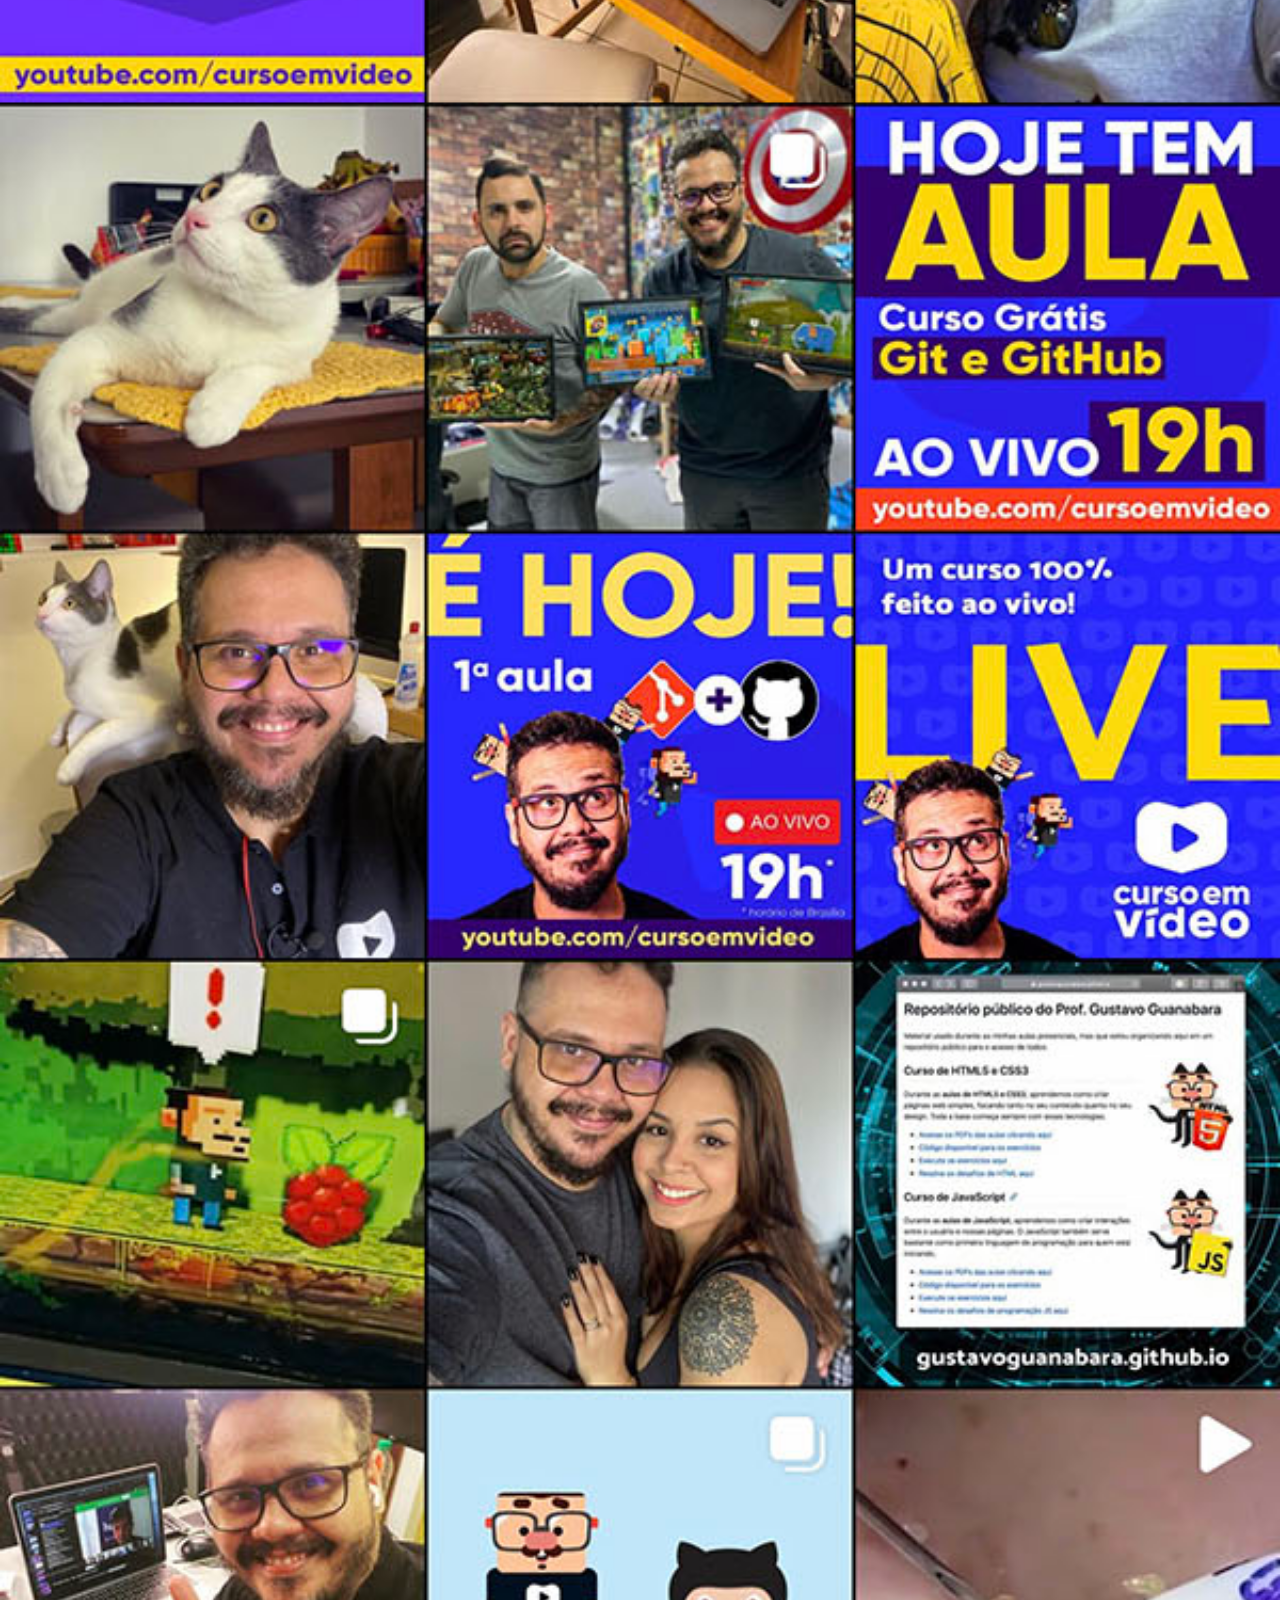
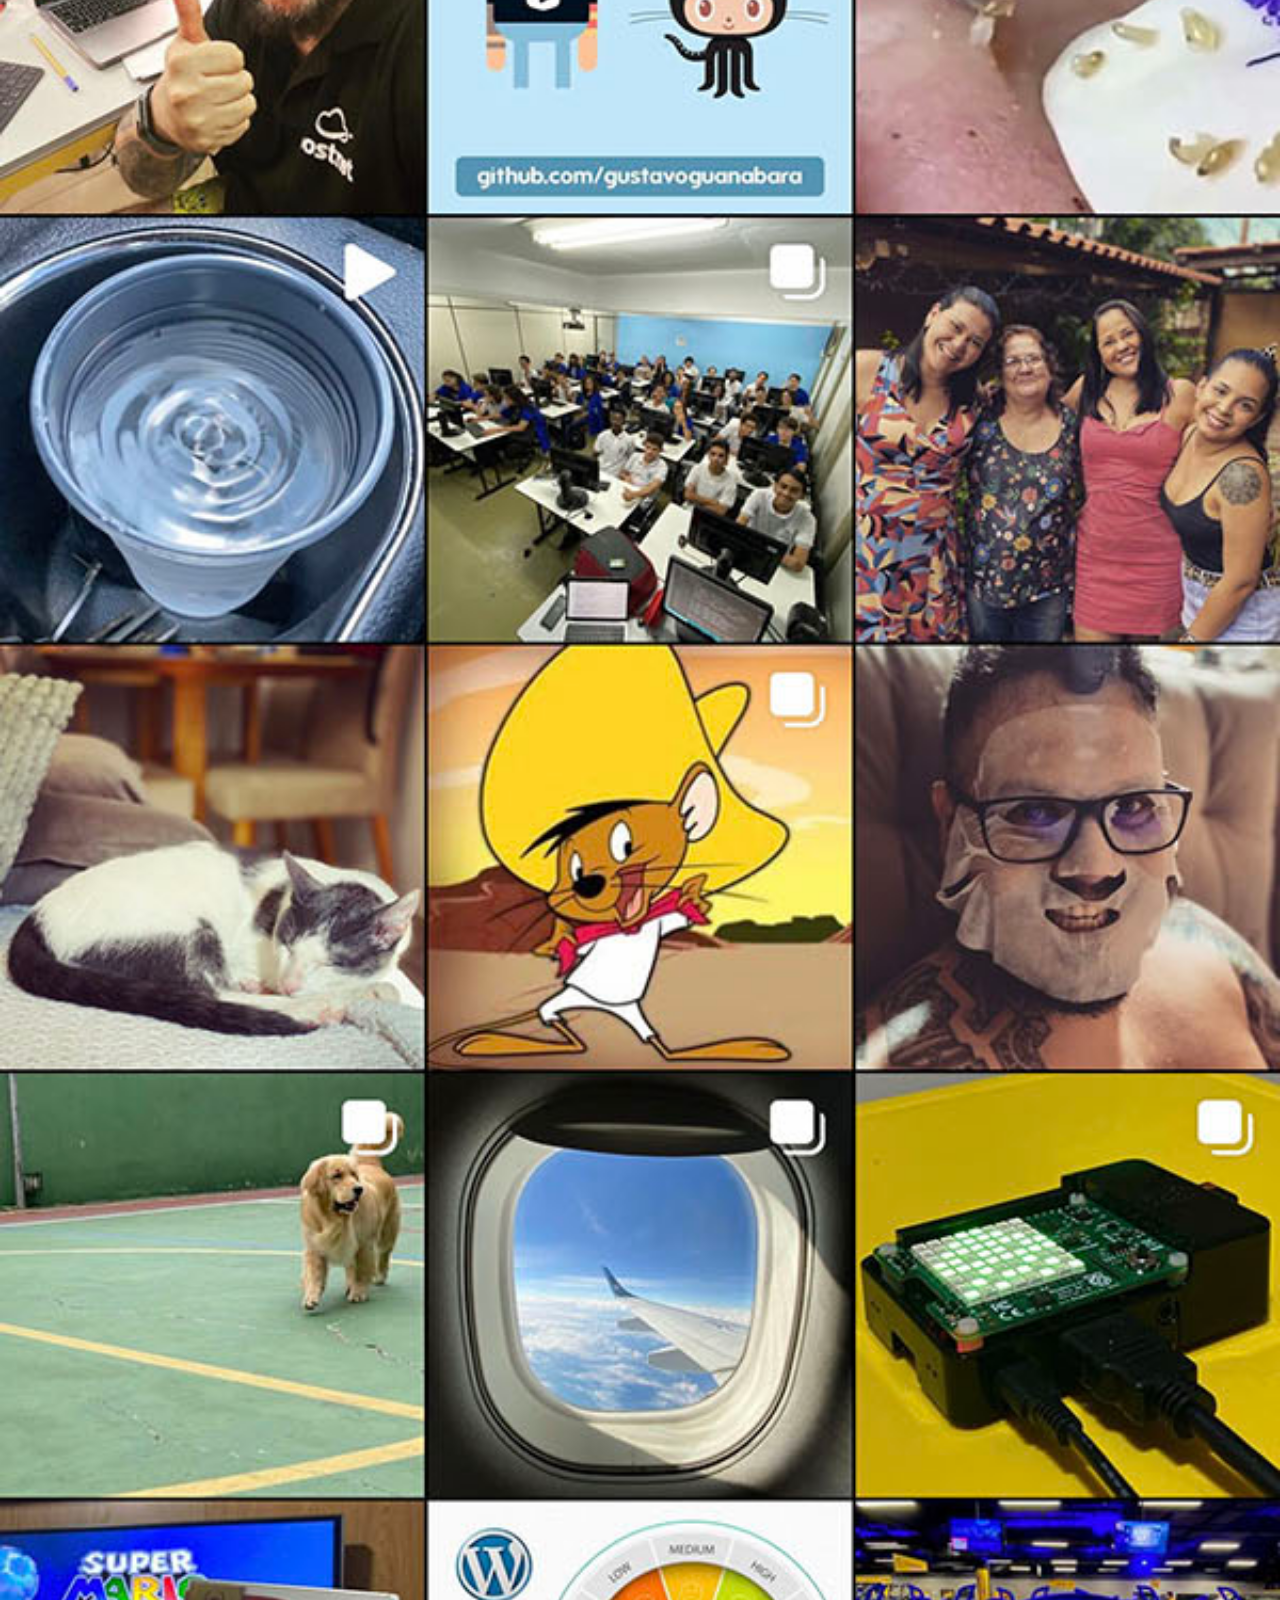
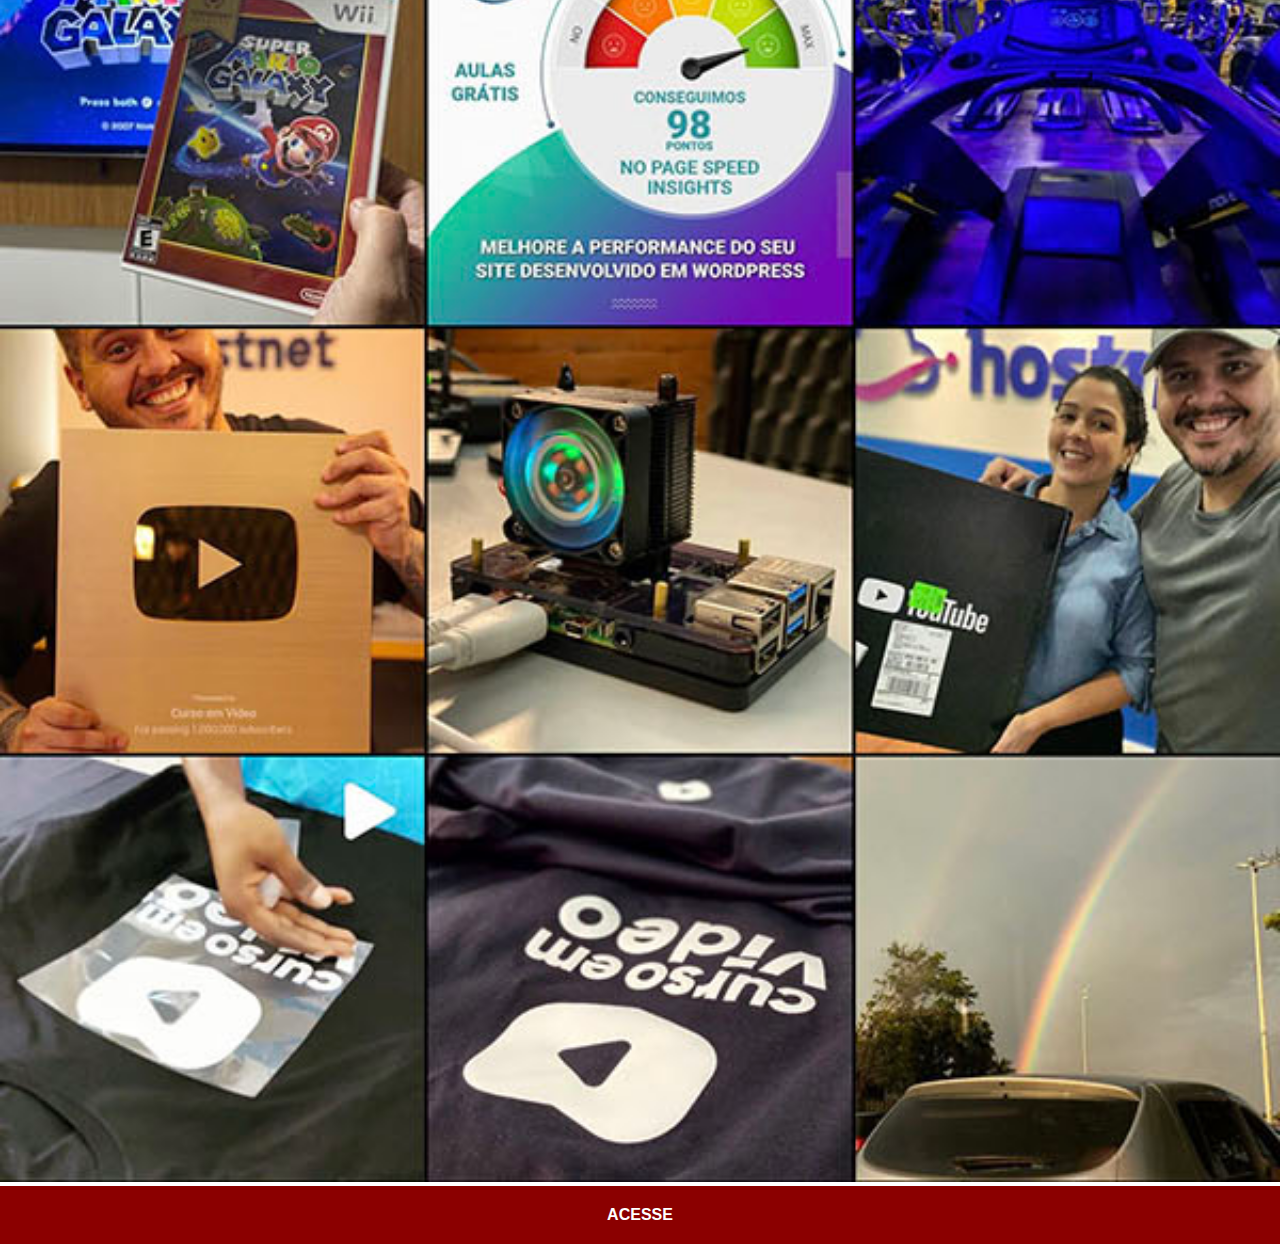
<file: instagram.html>
<!DOCTYPE html>
<html lang="pt-br">
<head>
    <meta charset="UTF-8">
    <meta http-equiv="X-UA-Compatible" content="IE=edge">
    <meta name="viewport" content="width=device-width, initial-scale=1.0">
    <title>Youtube</title>
    <link rel="stylesheet" href="estilo/social.css">
</head>
<body>
    <img src="imagens/tela-instagram.jpg" alt="instagram">
    <a href="https://www.instagram.com/gustavoguanabara/" target="_blank">ACESSE</a>
</body>
</html>
</file>
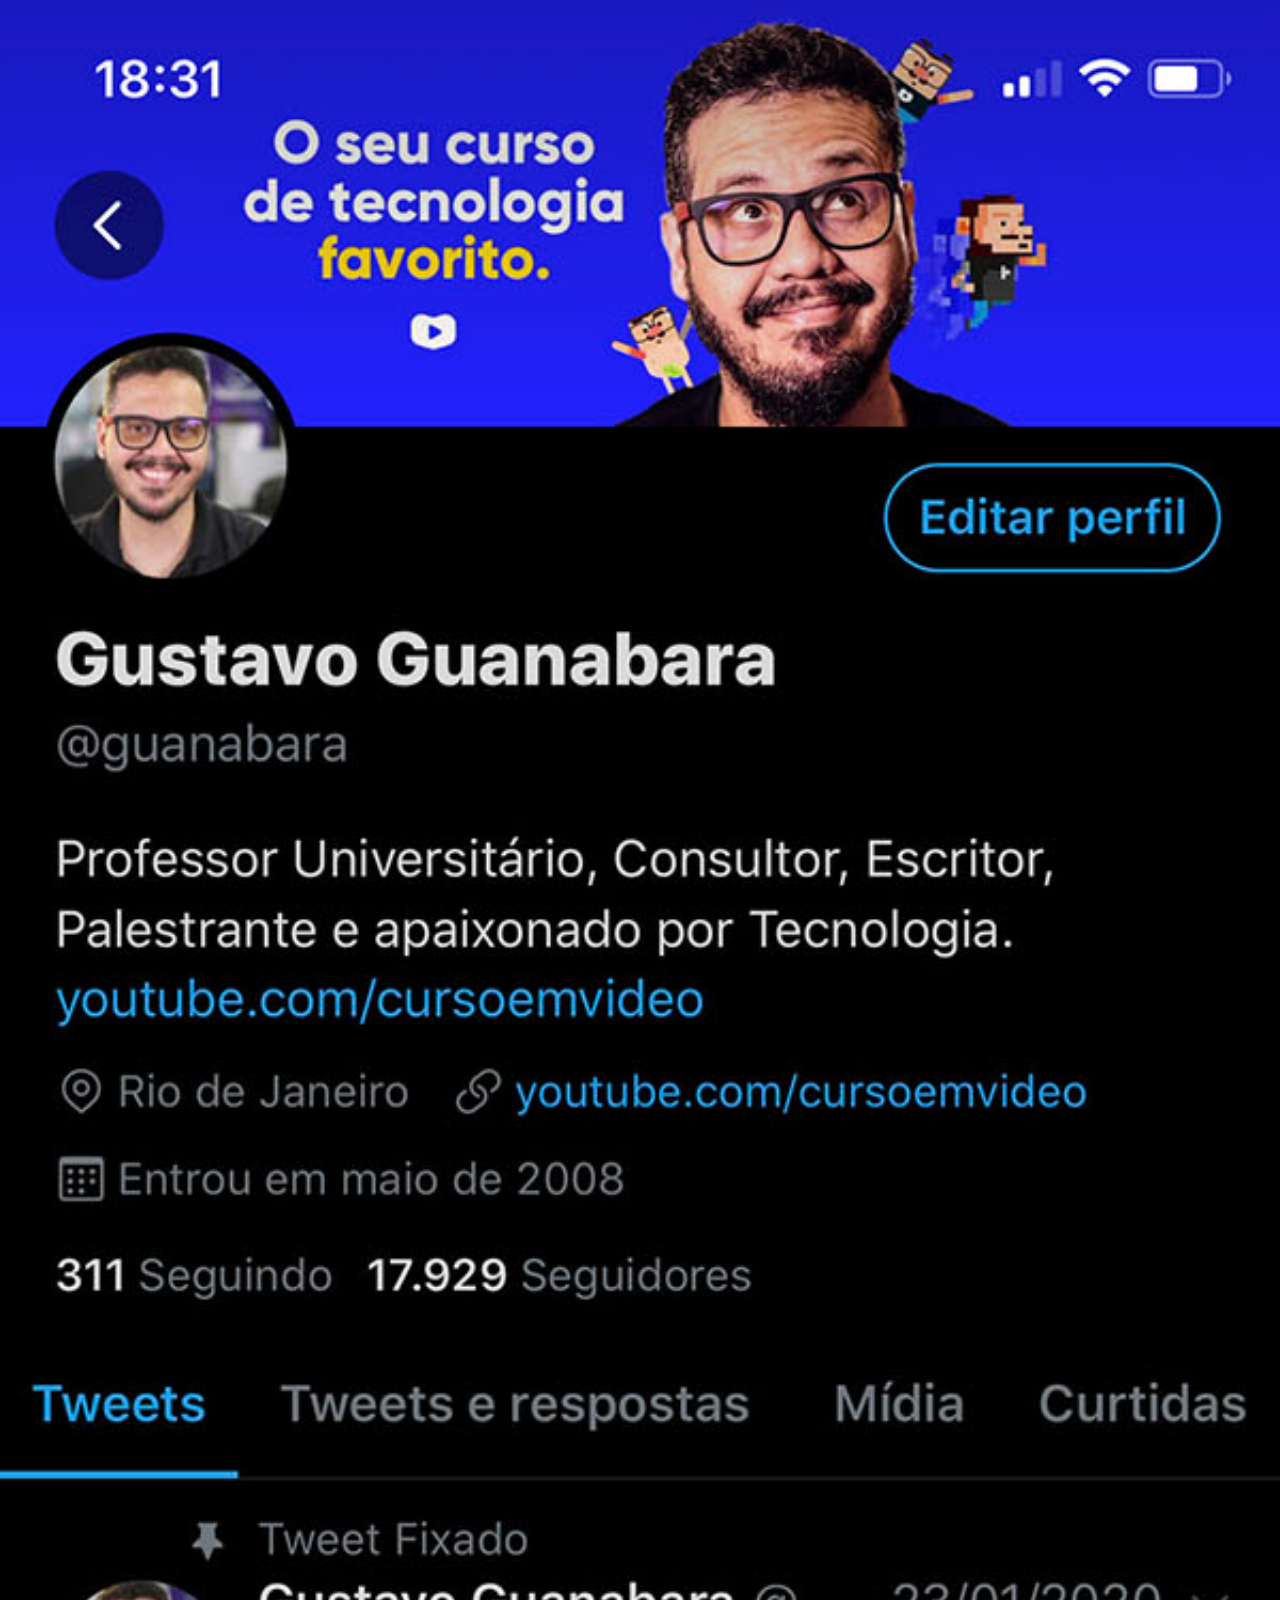
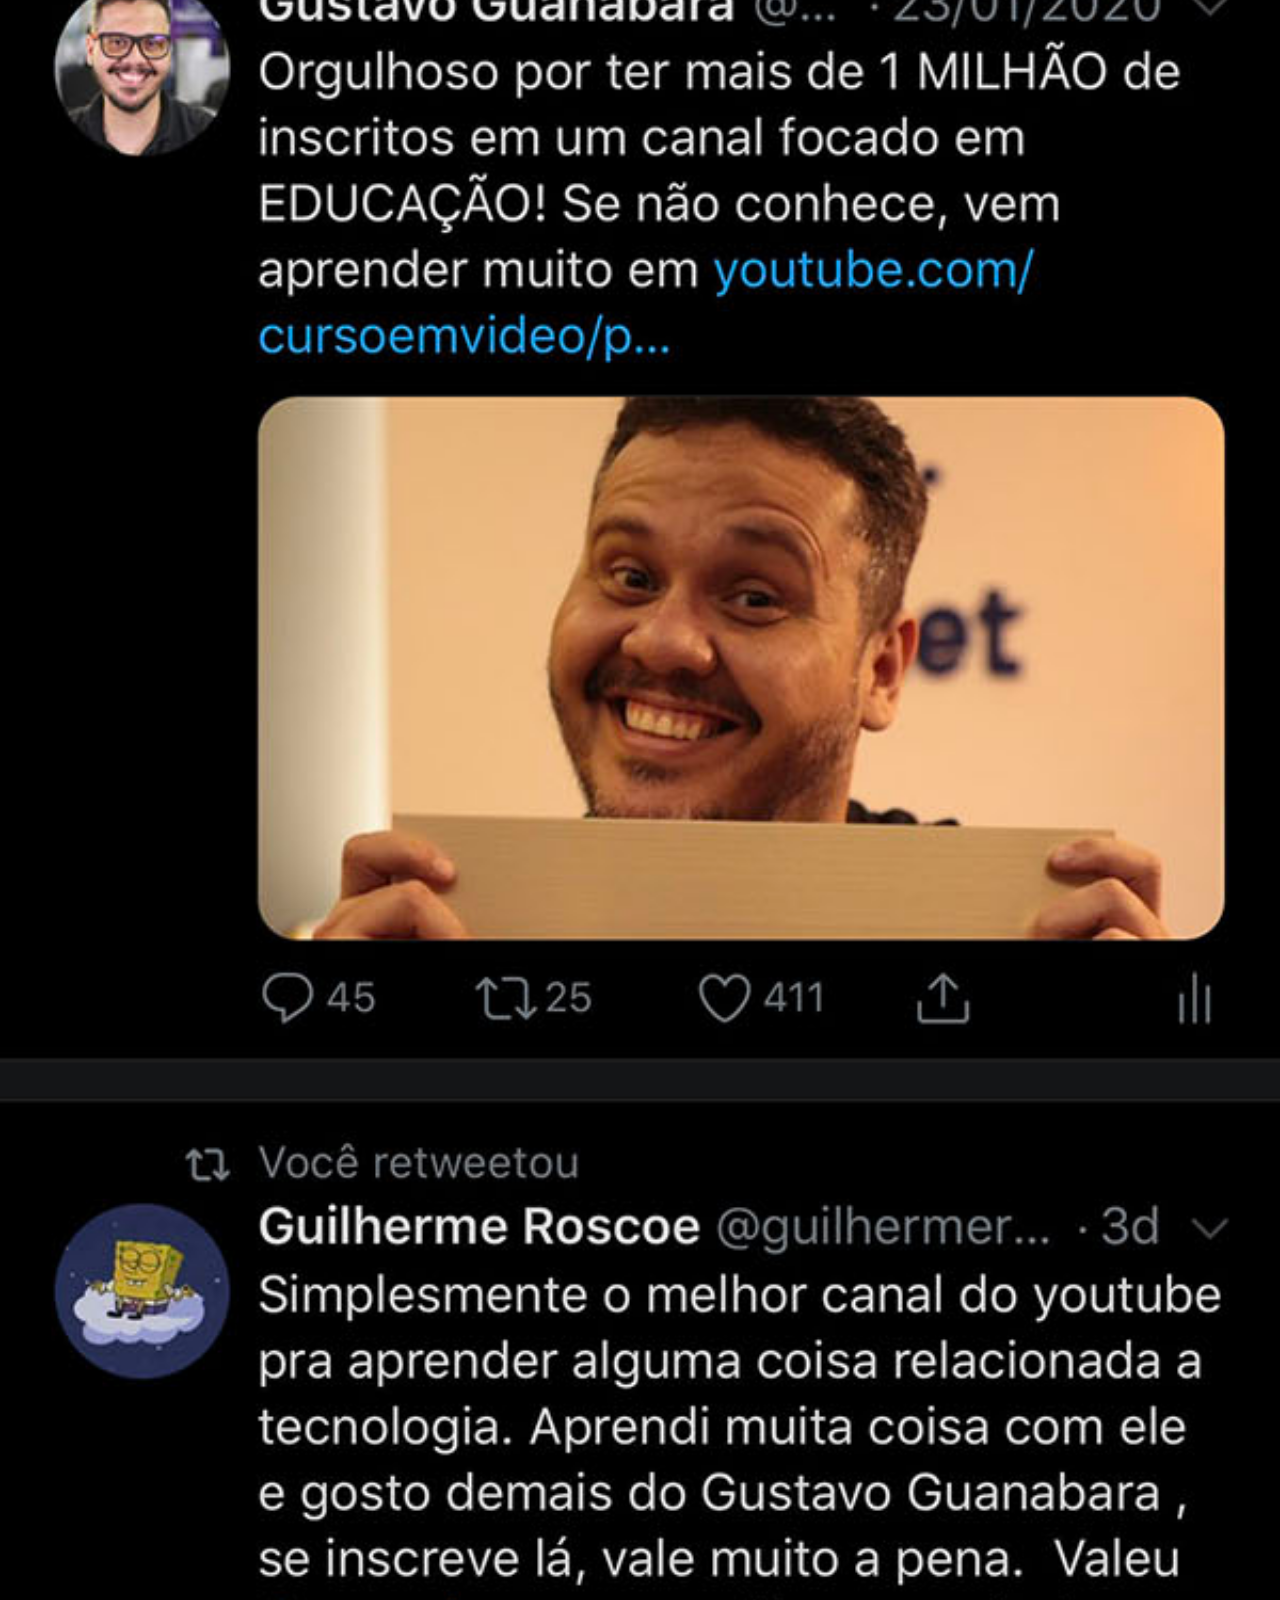
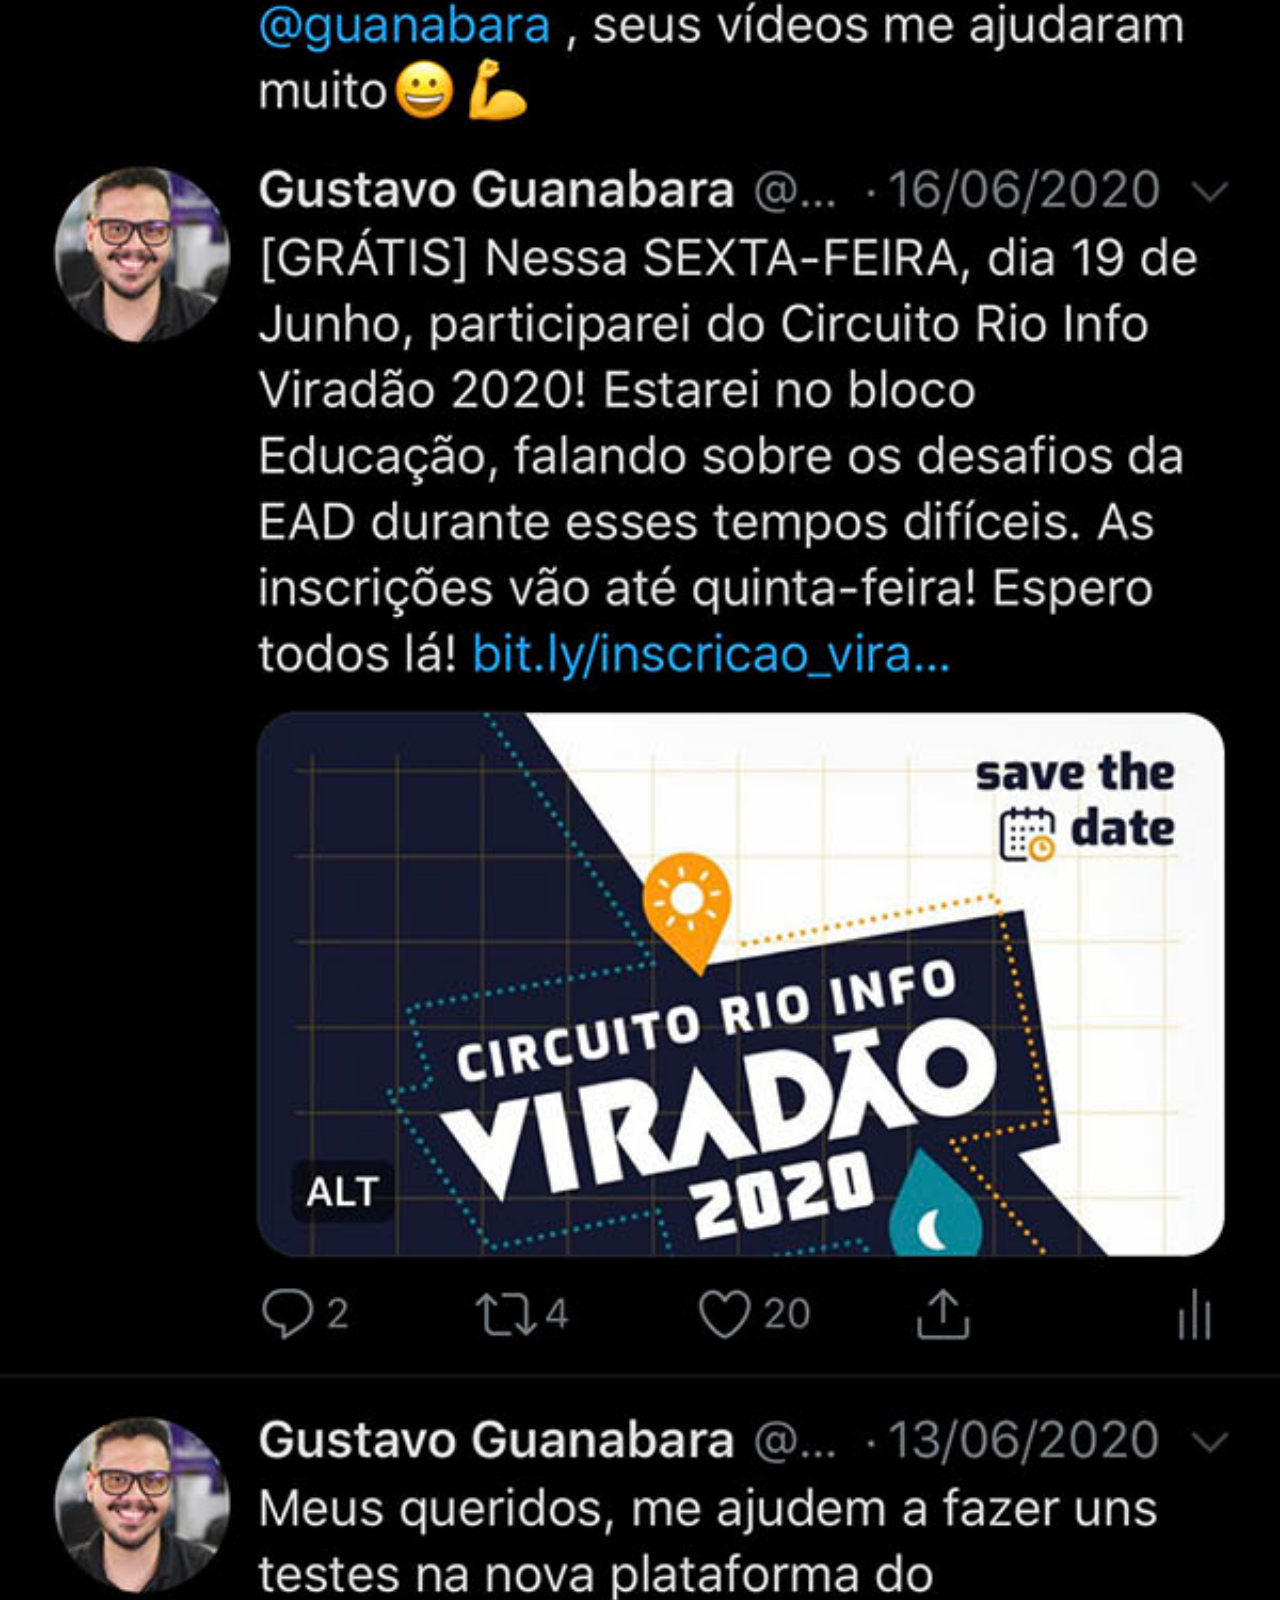
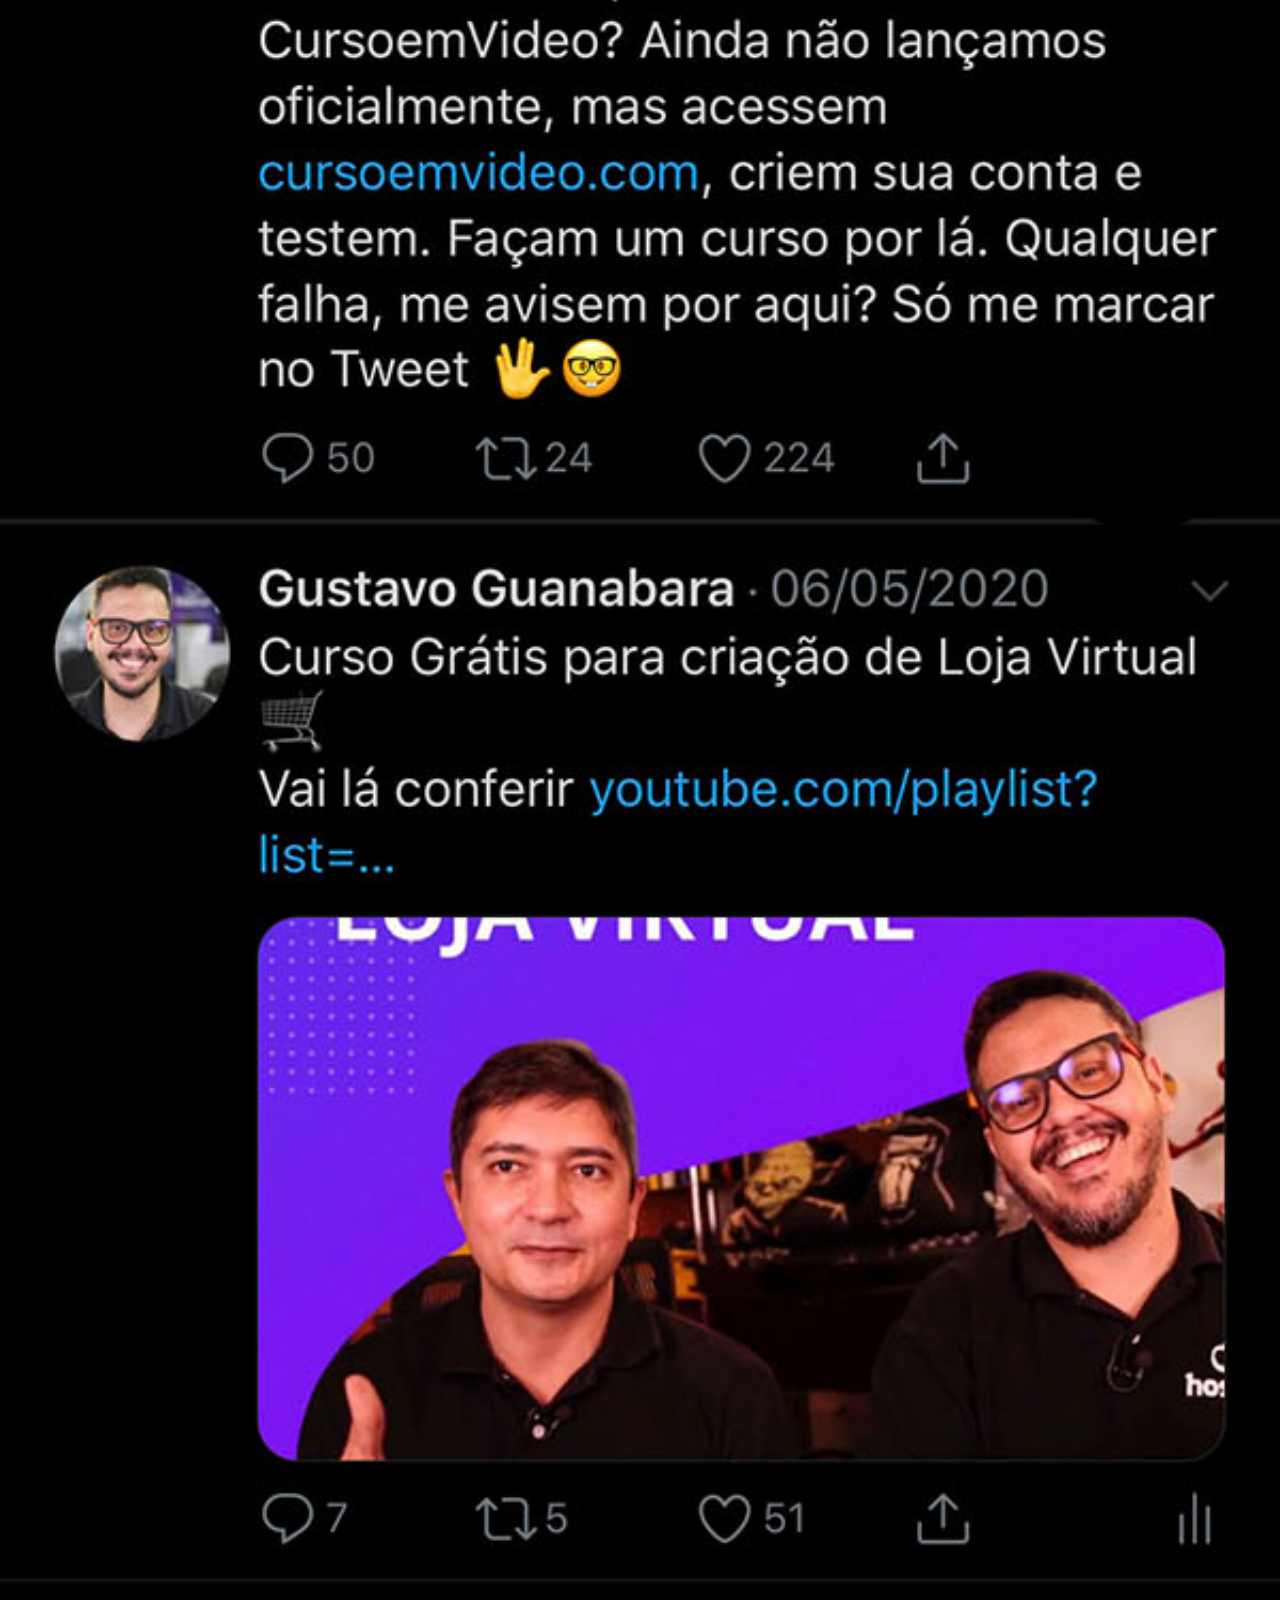
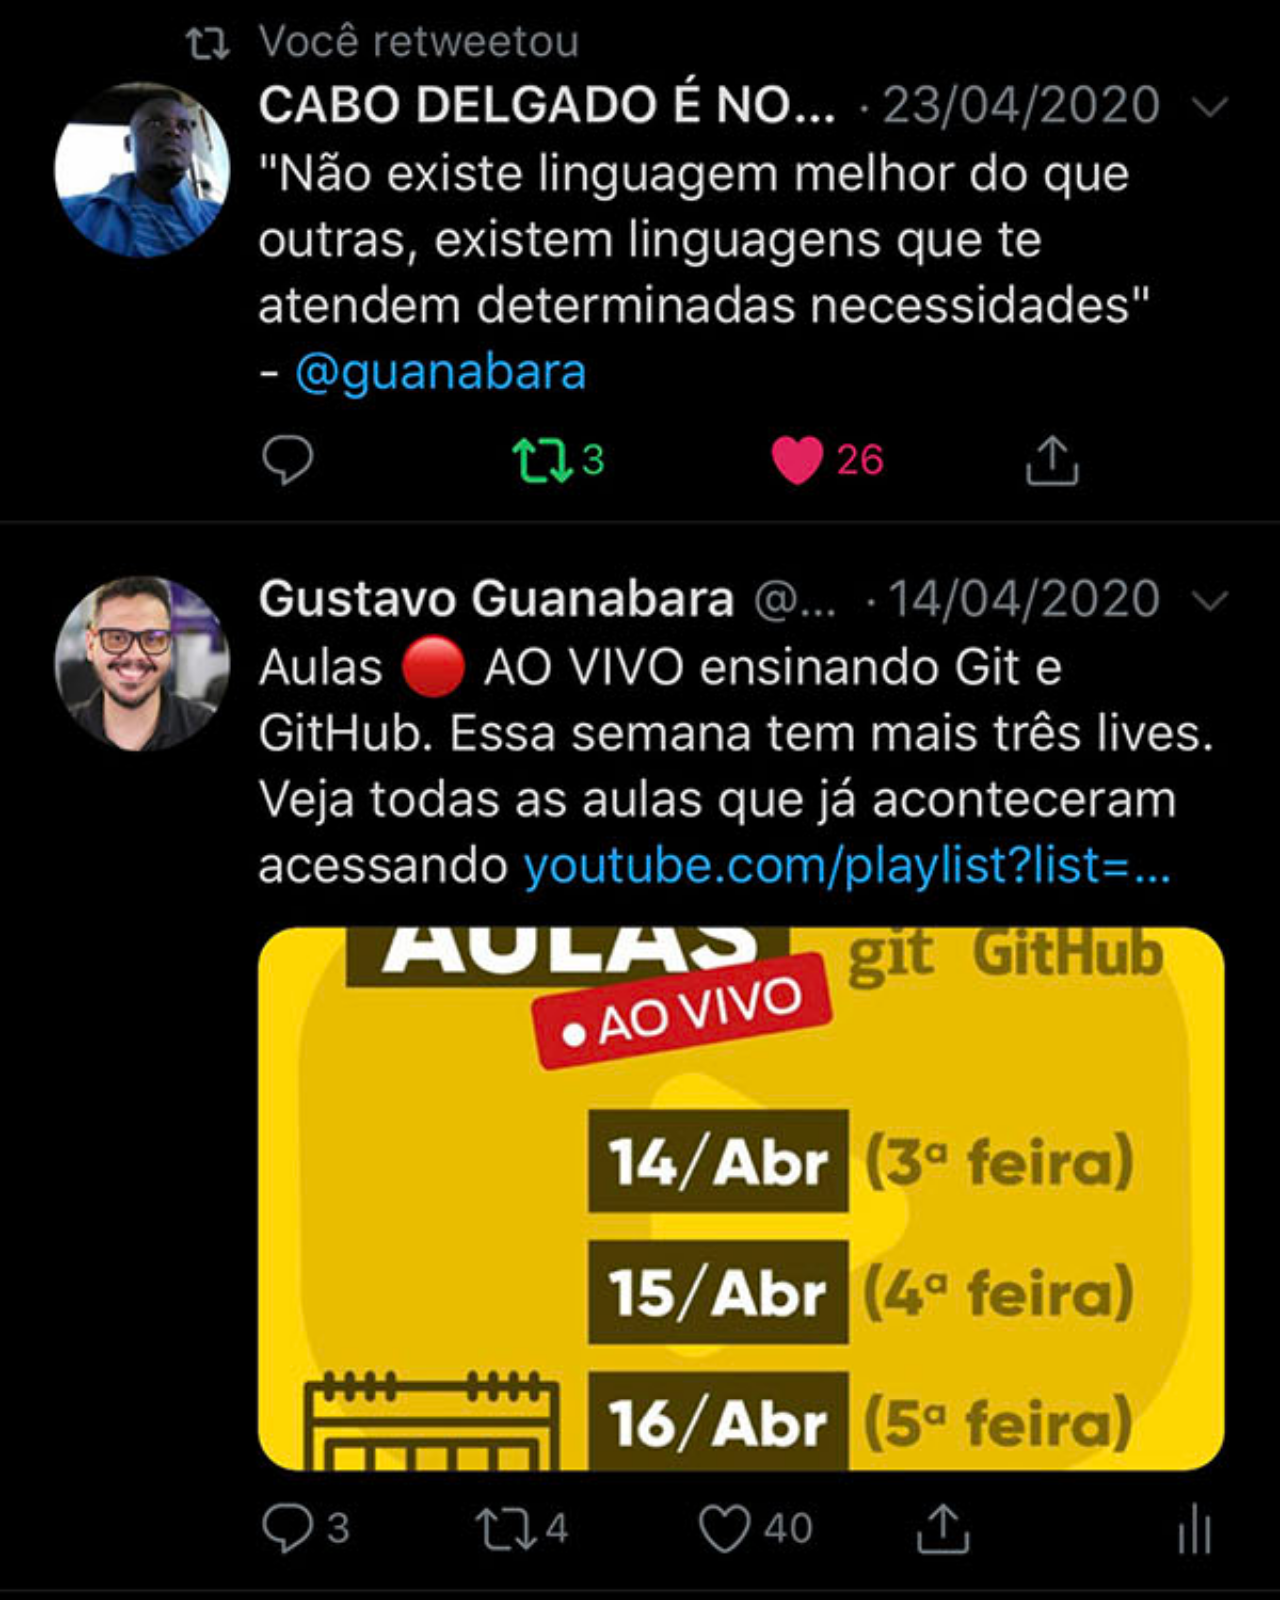
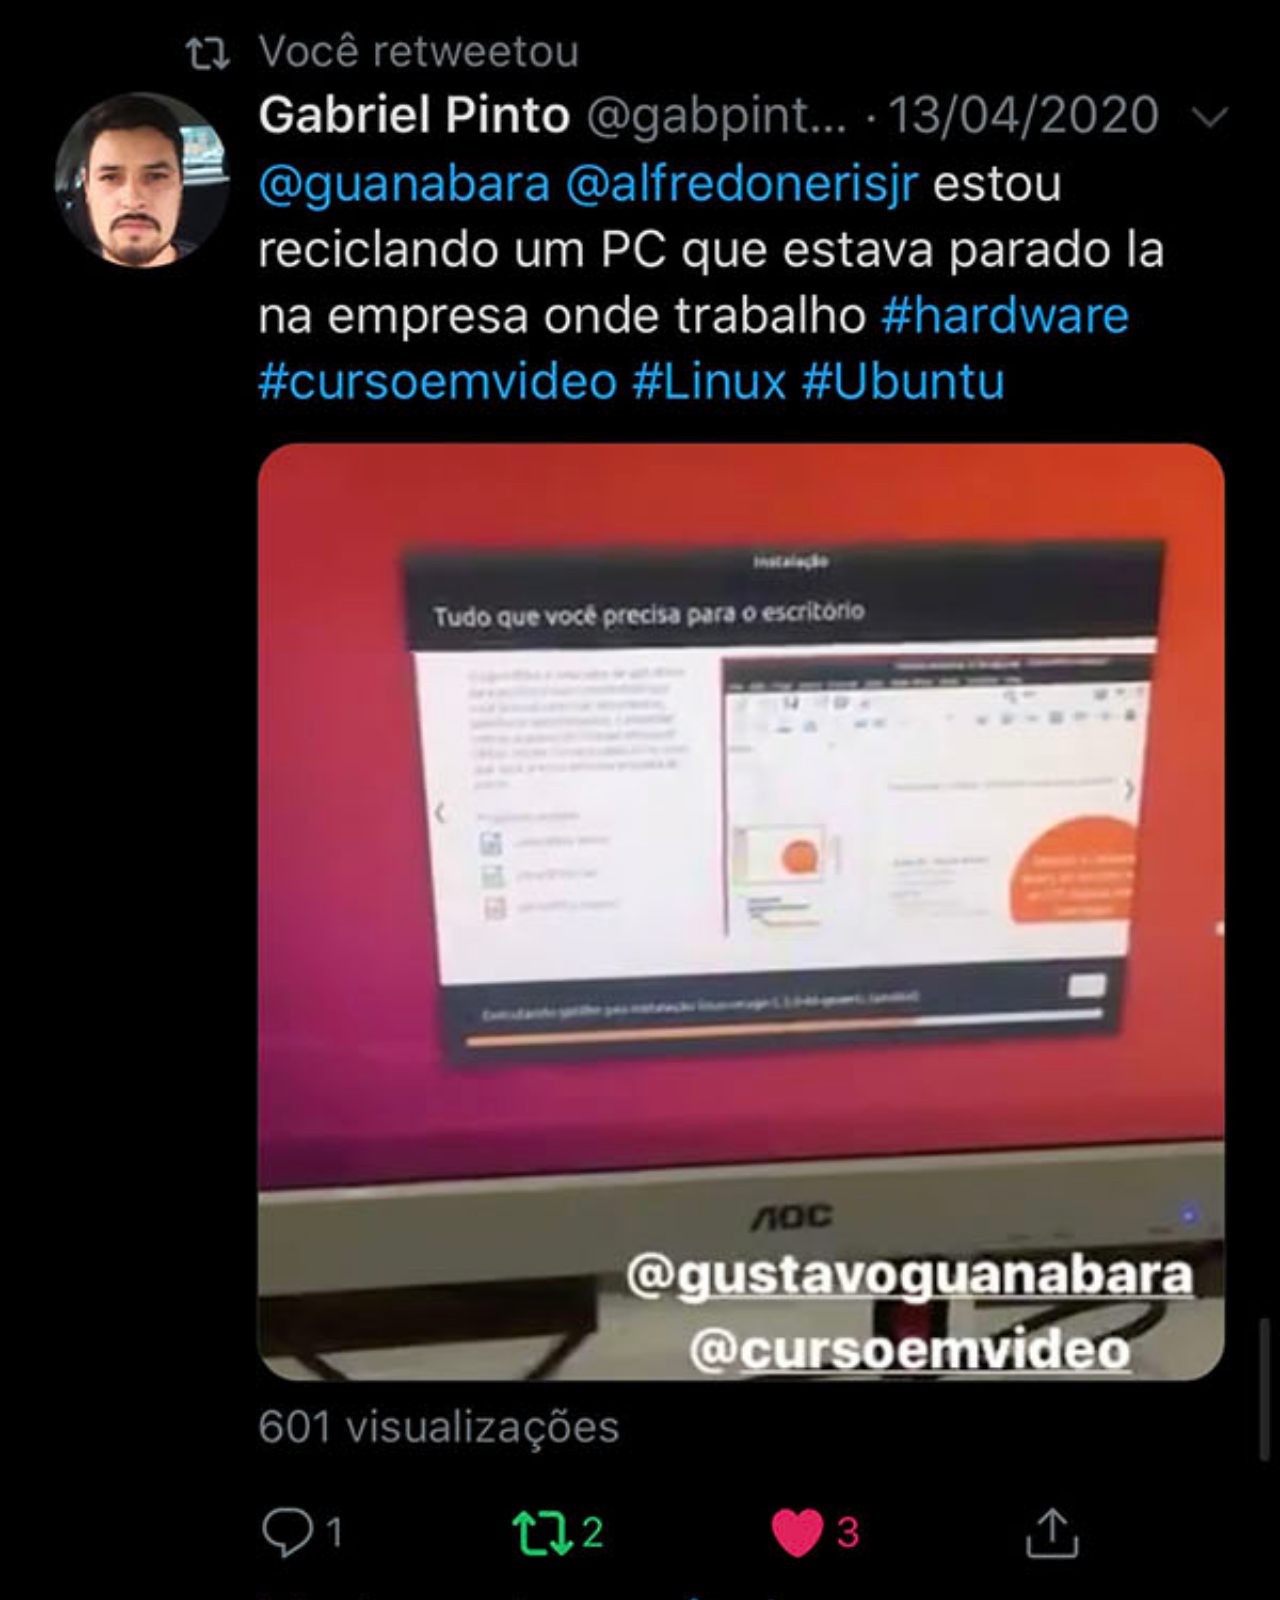
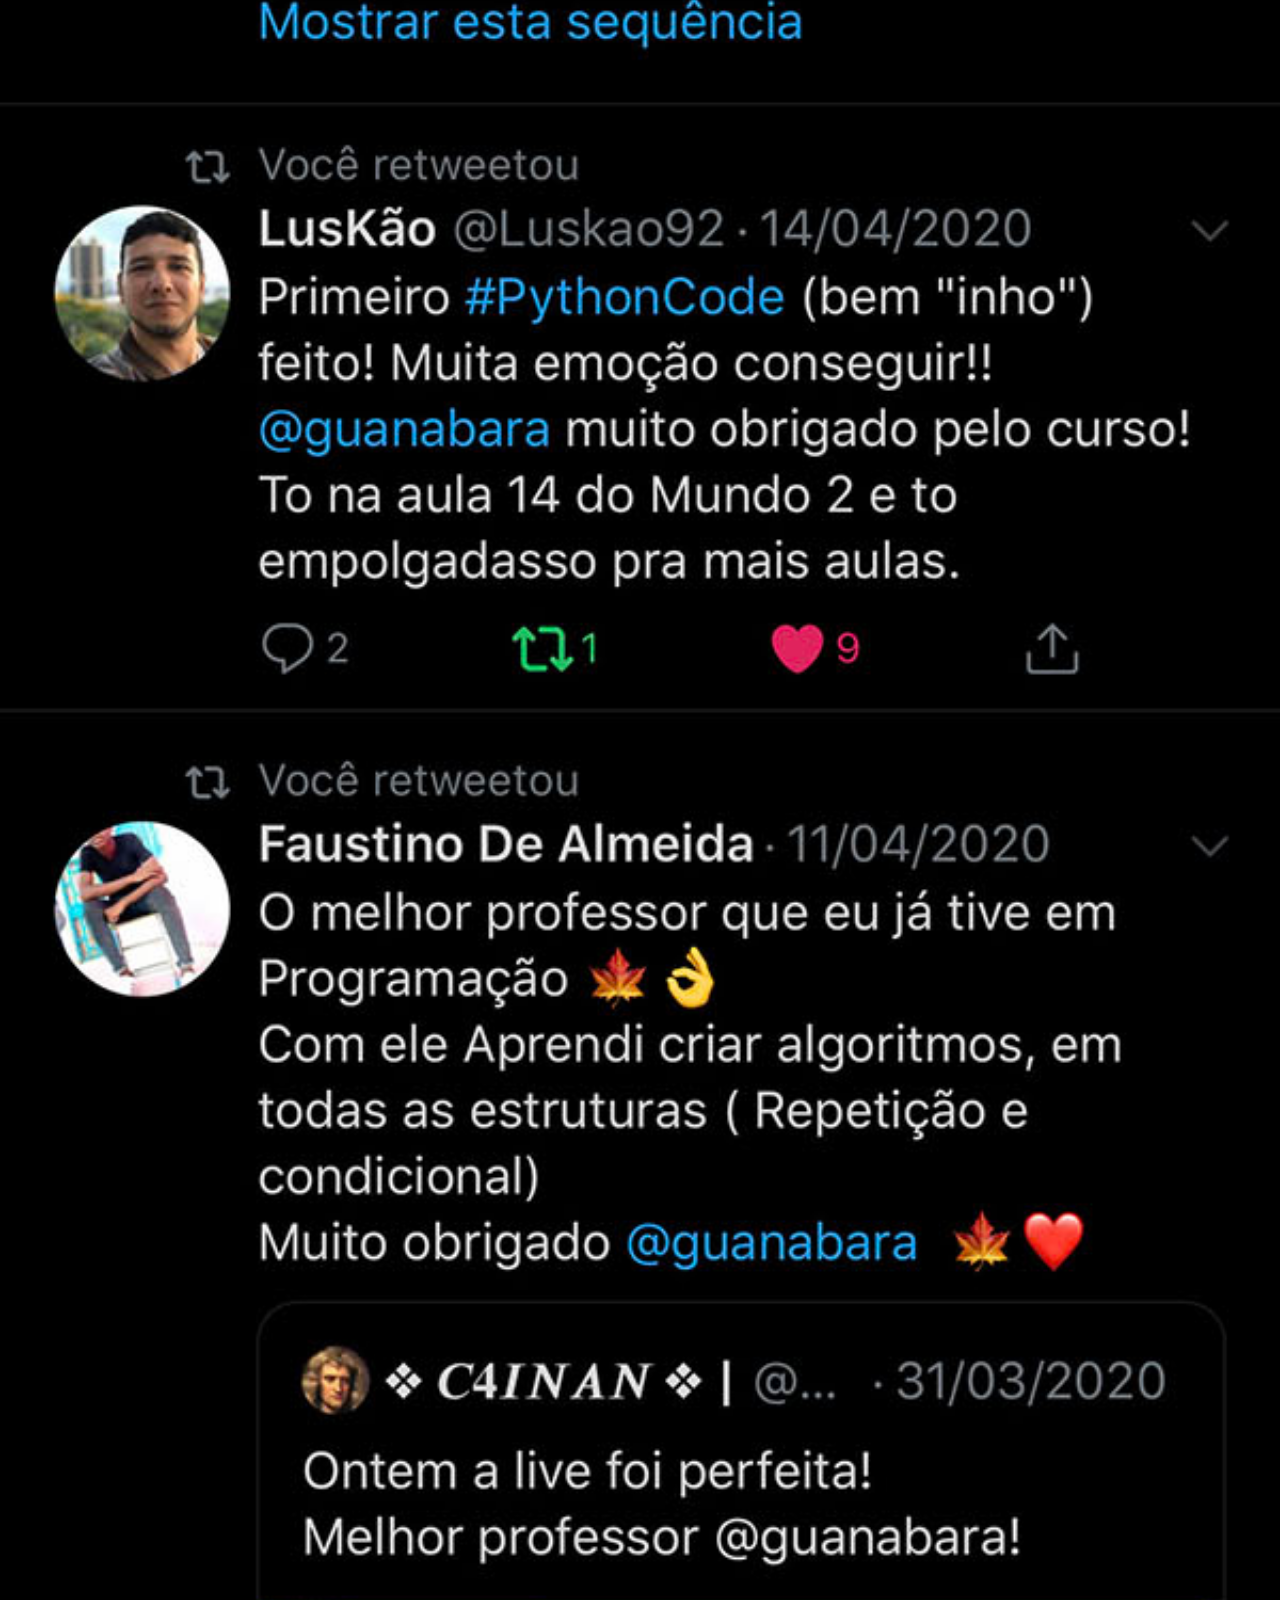
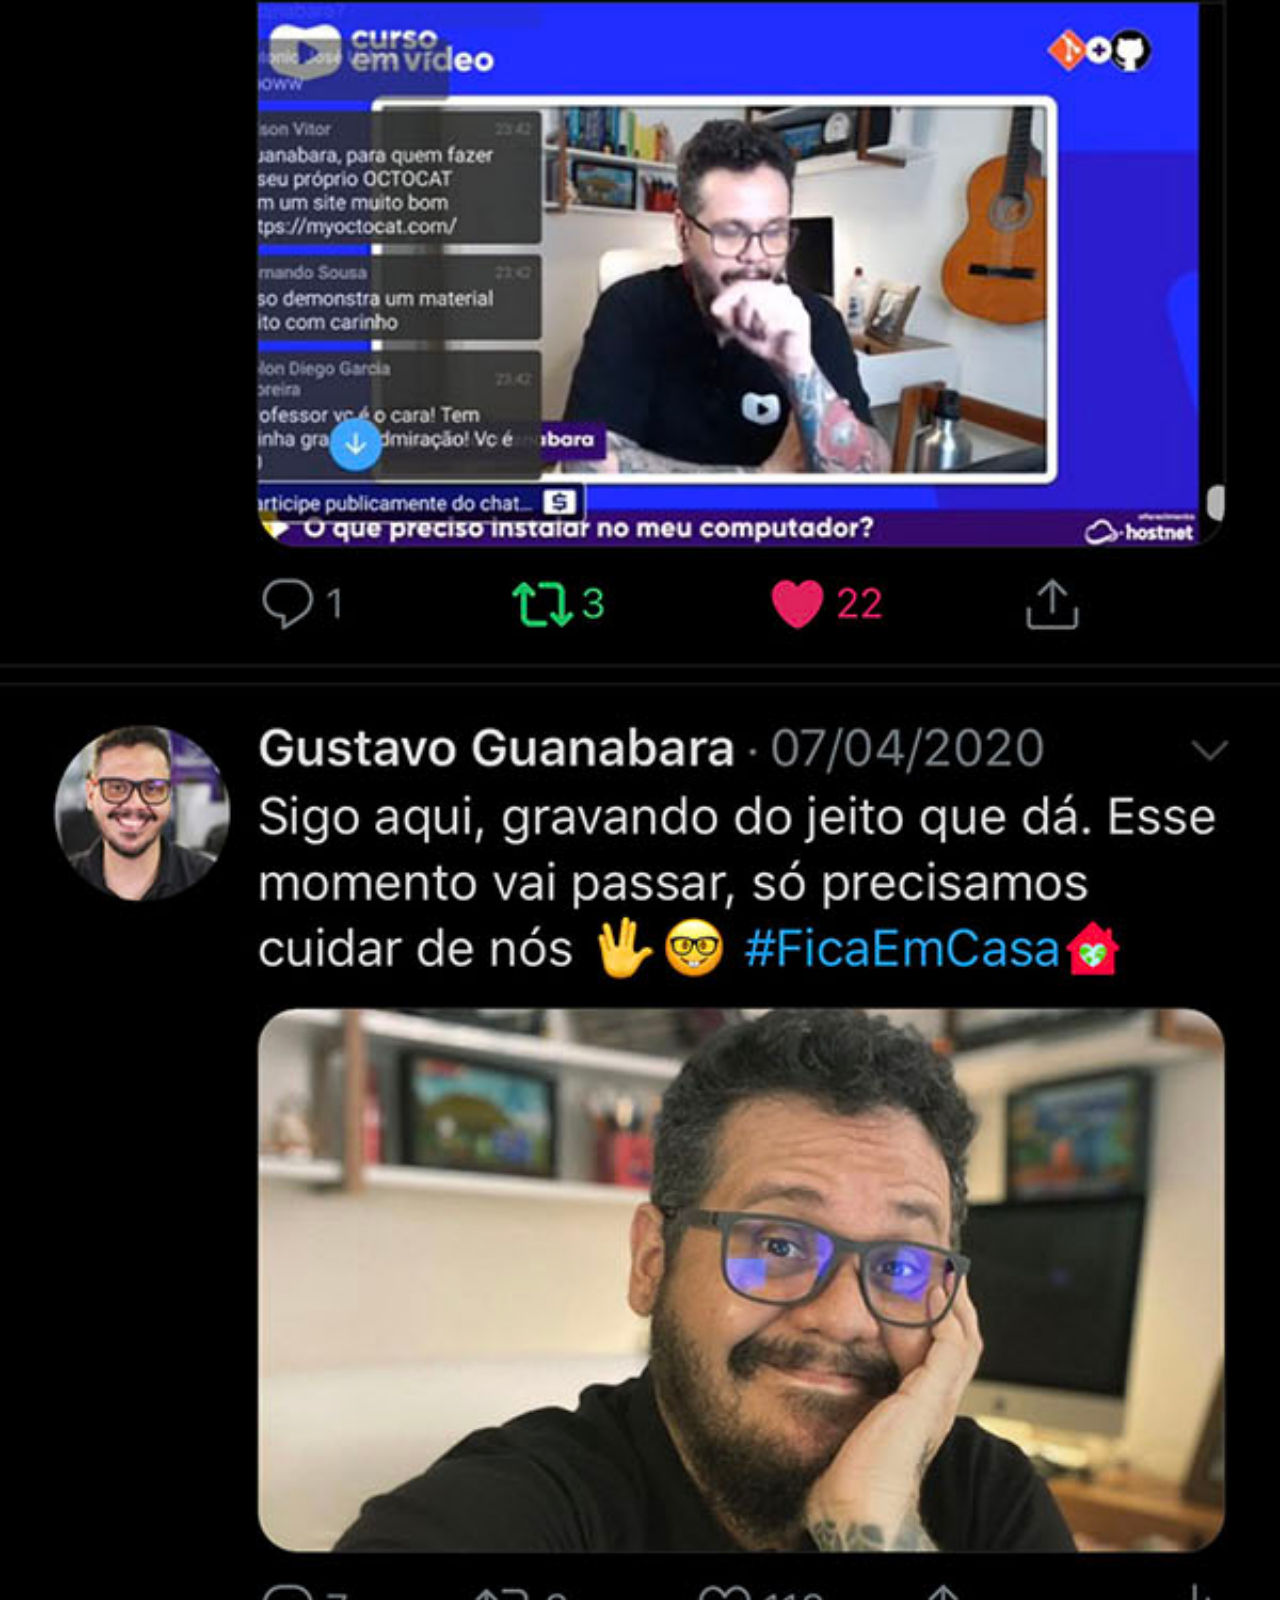
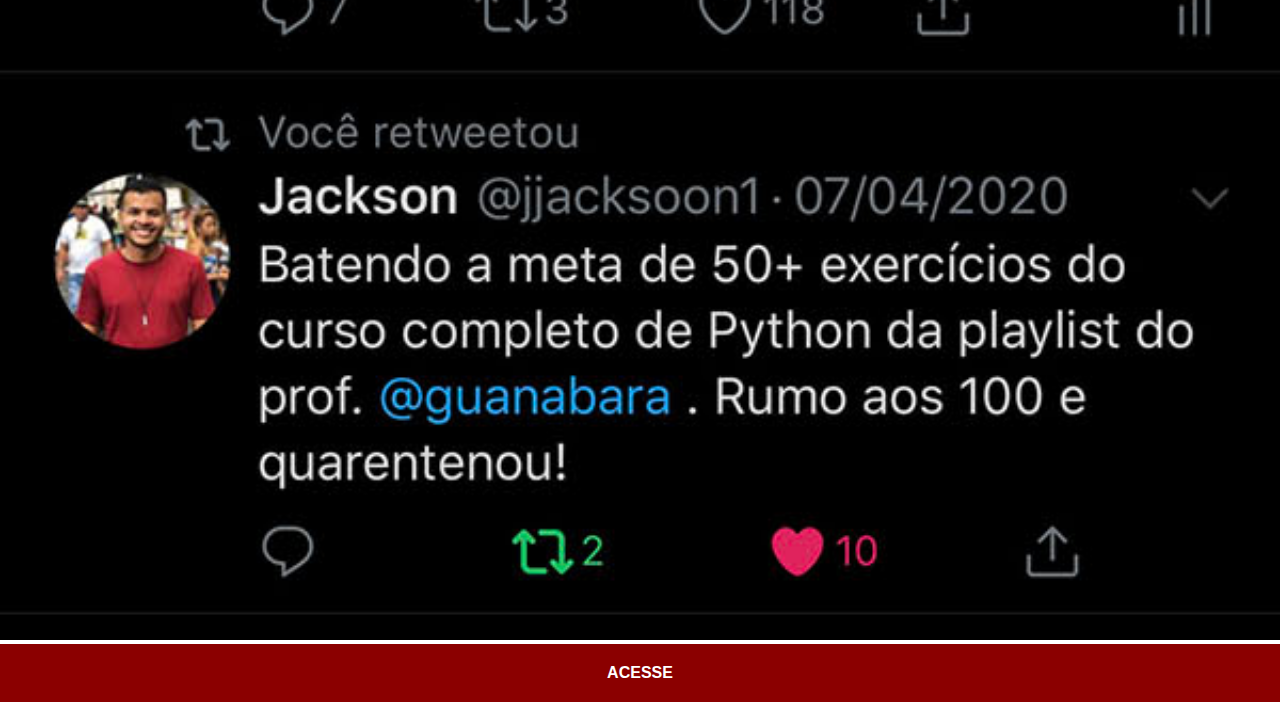
<file: twitter.html>
<!DOCTYPE html>
<html lang="pt-br">
<head>
    <meta charset="UTF-8">
    <meta http-equiv="X-UA-Compatible" content="IE=edge">
    <meta name="viewport" content="width=device-width, initial-scale=1.0">
    <title>Twitter</title>
    <link rel="stylesheet" href="estilo/social.css">
</head>
<body>
    <img src="imagens/tela-twitter.jpg" alt="Twitter">
    <a href="https://twitter.com/guanabara" target="_blank">ACESSE</a>
</body>
</html>
</file>
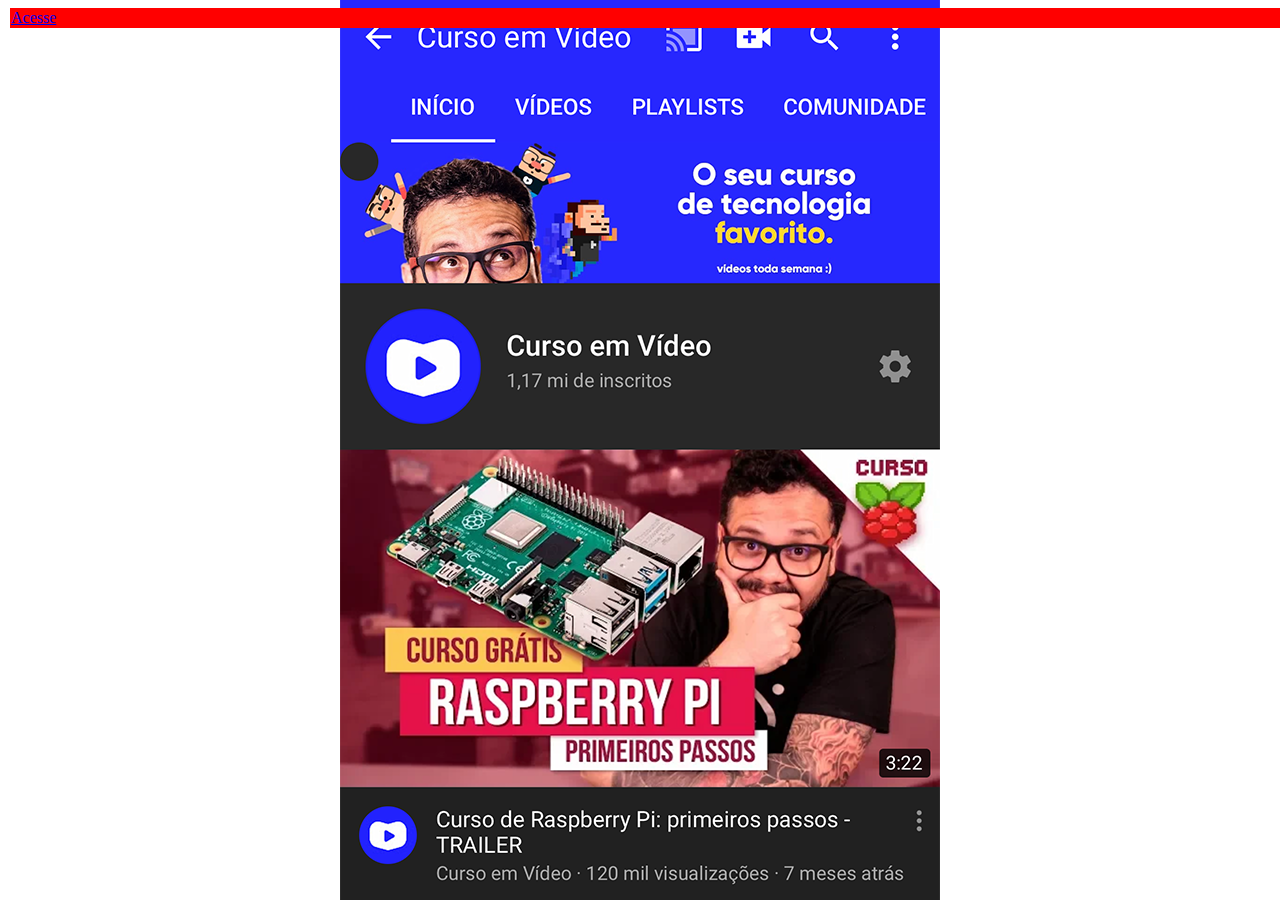
<file: youtube.html>
<!DOCTYPE html>
<html lang="en">
<head>
    <meta charset="UTF-8">
    <meta http-equiv="X-UA-Compatible" content="IE=edge">
    <meta name="viewport" content="width=device-width, initial-scale=1.0">
    <title>Youtube</title>
    <style>
        
        body{
            width: 100vw;
            background-size: cover;
            background: url('imagens/tela-youtube.png') no-repeat top center;
            
        }
        footer{
            margin-bottom: 10px;
            margin:2px;
            padding: 1px;
            background-color: red;
        }
    </style>
</head>
<body>
    <footer>
        <a href="https://www.youtube.com/c/CursoemV%C3%ADdeo" target="_blank">Acesse</a>
    </footer>
</body>
</html>
</file>
<file: estilo/style.css>
@charset "UTF-8"

*{
    margin: 0px;
    padding: 0px;
    font-family: Arial, Helvetica, sans-serif;
}

html, body{
    height: 100vh;
    width: 100vw;
    background-color: black;
}

body{
    margin: 0px;
    background: url(../imagens/fundo-madeira.jpg) no-repeat top center ; 
    background-size: cover;
    background-attachment: fixed;

}
main{

    height: 100vh;
    position: relative;
    
}
iframe#tela {
    position: relative;
    top: 80px;
    left: 22px;
    width: 267px;
    height: 471px;
}

section#telefone {
    position: absolute;
    top: 50%;
    left: 50%;
    transform: translate(-50%, -50%);


    height: 627px;
    width: 311px;
    background-image: url(../imagens/frame-iphone.png);
}
section#redes-sociais {
    text-align: right;
}
section#redes-sociais img {
    width: 50px;
    margin: 10px;
    border-radius: 50%;
    box-shadow: 2px 2px 5px rgba(0, 0, 0, 0.69);
    box-sizing: border-box;
}
section#redes-sociais img:hover{
    border: 2px solid white;
    transform: translate(-3px, -3px);
    box-shadow: 5px 5px 10px black;
    transition: transform 0.3s;
}
</file>
<file: estilo/social.css>
@charset "UTF-8";


body{
    margin: 0px;
    height: 0px;
    font-family: Arial, Helvetica, sans-serif;
}
::-webkit-scrollbar{
    width: 0px;
    height: 0px;
}
img{
    width: 100vw;
}
a{
    display: block;
    background-color: darkred;
    color: white;
    padding: 20px;
    text-align: center;
    font-weight: bolder;
    text-decoration: none;
}

a:hover{
    background-color: red;
}
</file>
